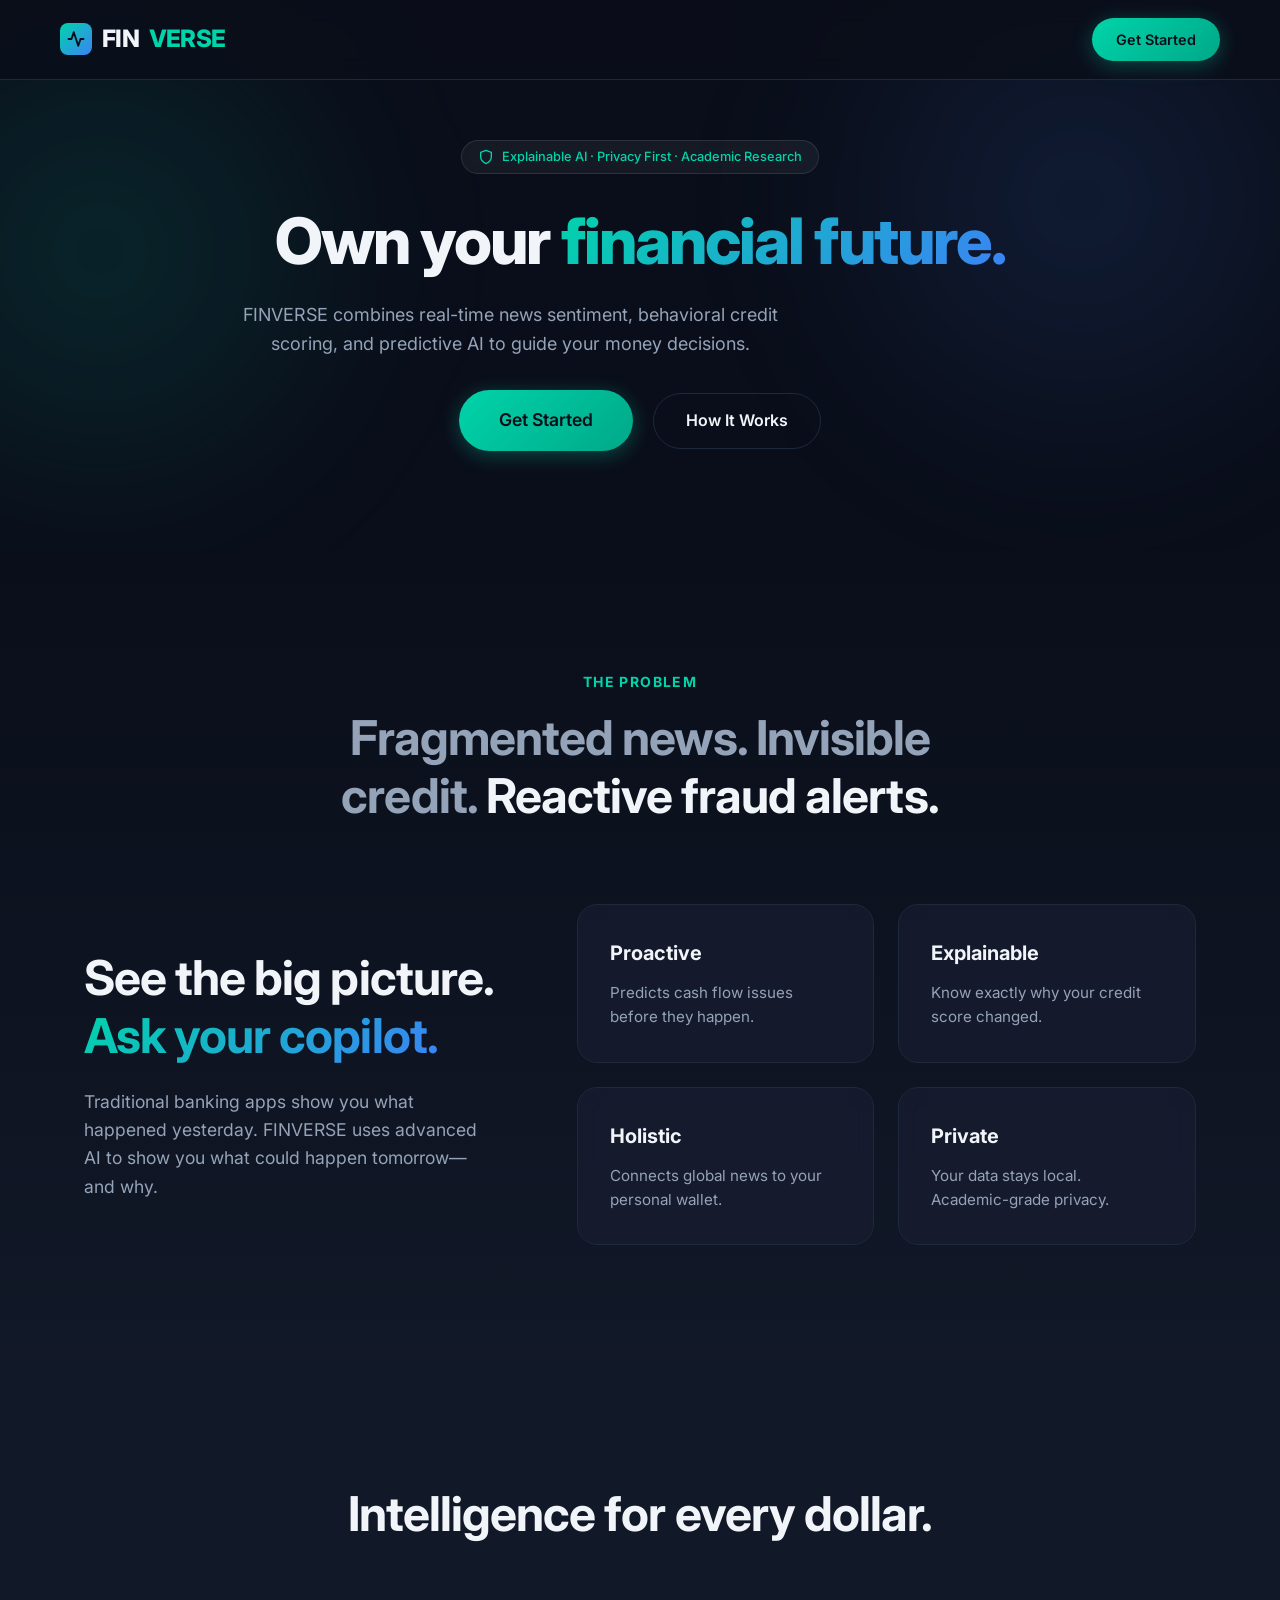
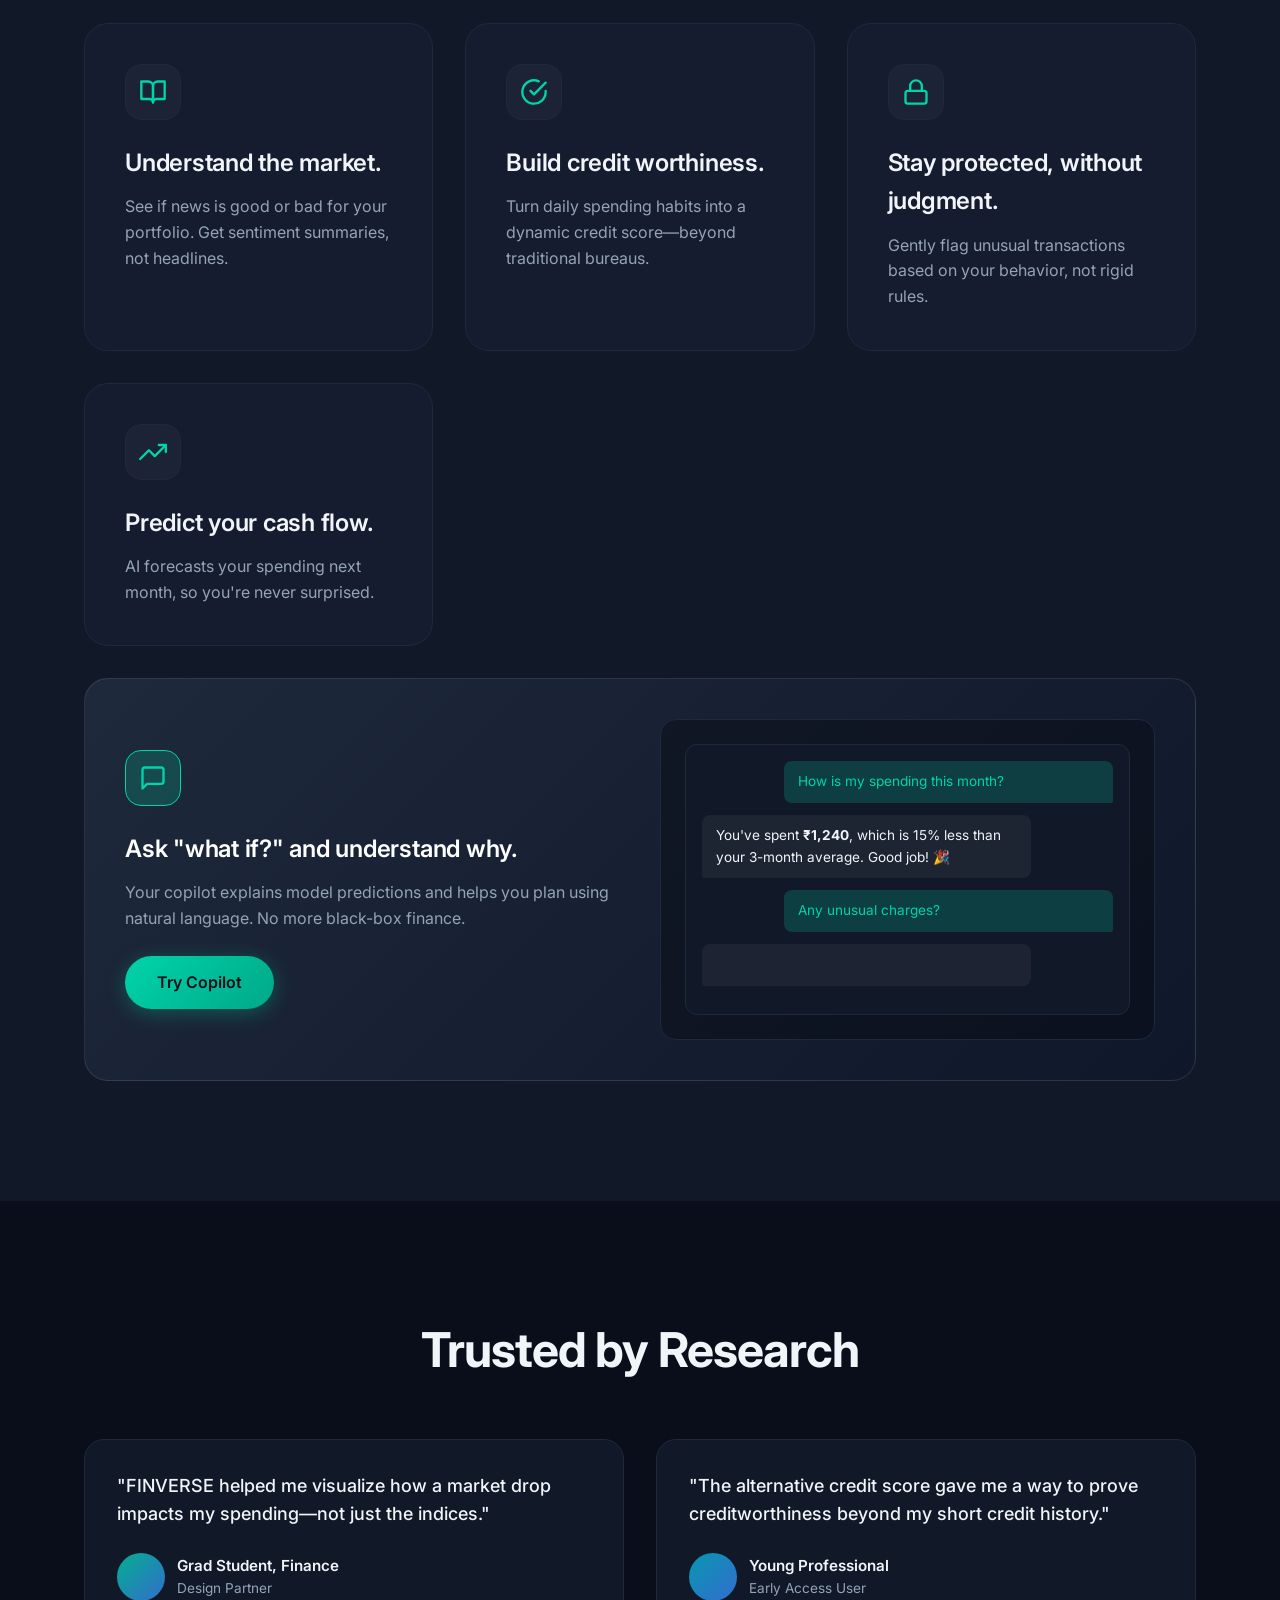
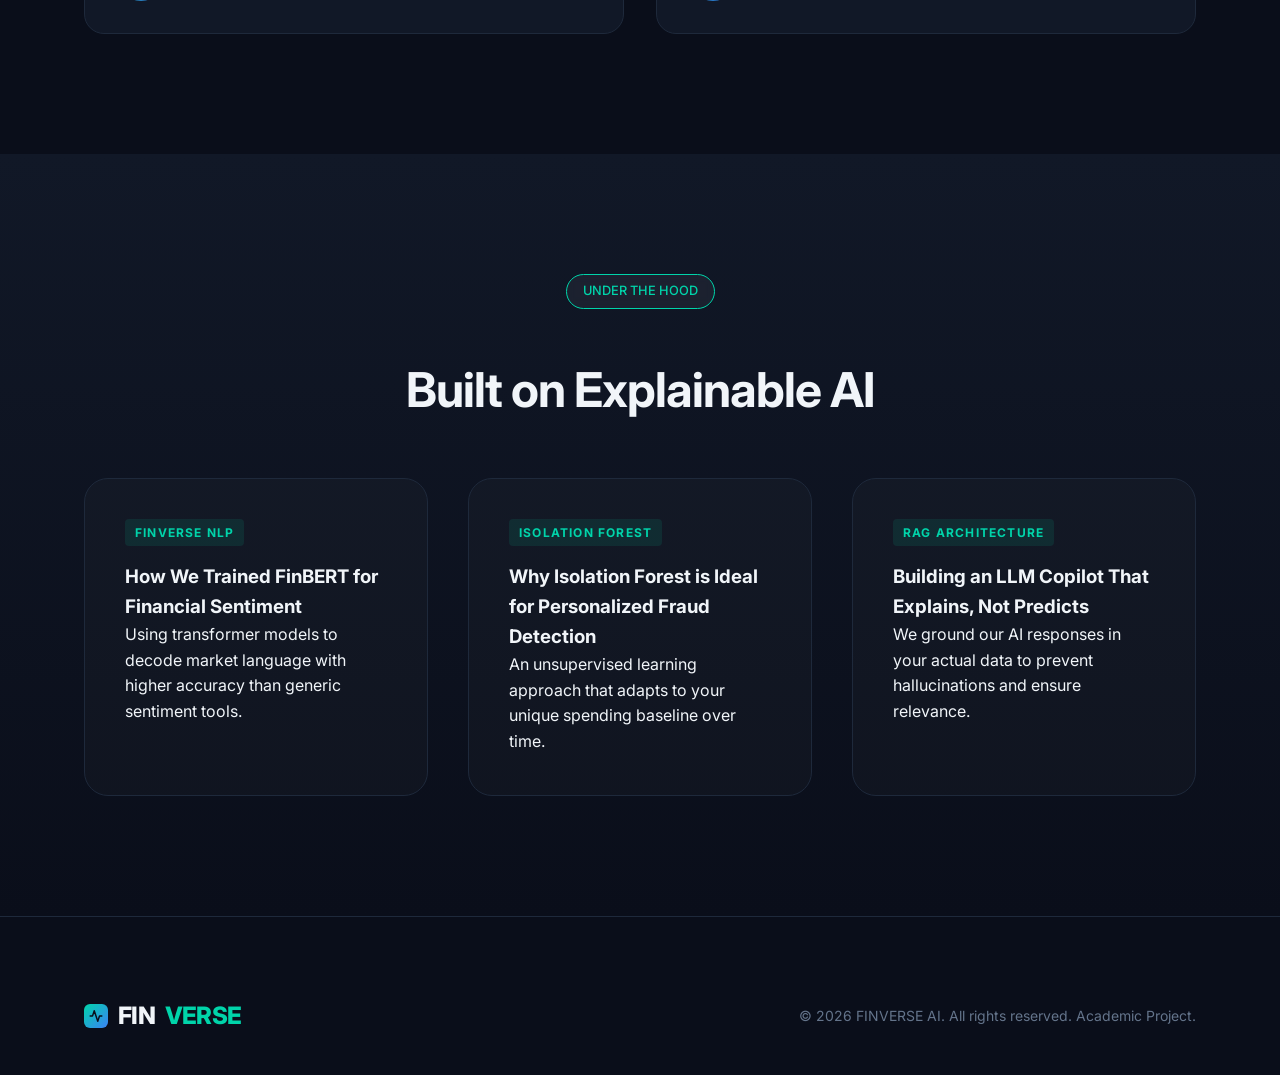
<file: index.html>
<!DOCTYPE html>
<html lang="en">

<head>
  <meta charset="UTF-8">
  <meta name="viewport" content="width=device-width, initial-scale=1.0">
  <title>FINVERSE - Own Your Financial Future</title>
  <meta name="description"
    content="AI-powered financial intelligence. Combine real-time news sentiment, behavioral credit scoring, and predictive AI to guide your money decisions.">
  <link rel="stylesheet" href="css/landing.css">
  <link rel="icon"
    href="data:image/svg+xml,<svg xmlns='http://www.w3.org/2000/svg' viewBox='0 0 100 100'><rect width='100' height='100' rx='20' fill='%2300d4aa'/><text x='50' y='68' text-anchor='middle' fill='%230a0e1a' font-family='sans-serif' font-size='55' font-weight='bold'>F</text></svg>">
</head>

<body>

  <!-- Header -->
  <header class="header" id="header">
    <div class="container nav">
      <a href="#" class="logo">
        <div class="logo-icon">
          <svg viewBox="0 0 24 24" fill="none" stroke="currentColor" stroke-width="2.5" stroke-linecap="round"
            stroke-linejoin="round">
            <polyline points="22 12 18 12 15 21 9 3 6 12 2 12"></polyline>
          </svg>
        </div>
        FIN<span style="color:var(--accent-primary)">VERSE</span>
      </a>
      <a href="app.html" class="btn btn-primary nav-cta">Get Started</a>
    </div>
  </header>

  <!-- Hero Section -->
  <section class="hero">
    <div class="hero-glow glow-1"></div>
    <div class="hero-glow glow-2"></div>

    <div class="container hero-content">
      <div class="trust-badge animate-on-scroll">
        <svg xmlns="http://www.w3.org/2000/svg" width="16" height="16" viewBox="0 0 24 24" fill="none"
          stroke="currentColor" stroke-width="2" stroke-linecap="round" stroke-linejoin="round">
          <path d="M12 22s8-4 8-10V5l-8-3-8 3v7c0 6 8 10 8 10z"></path>
        </svg>
        Explainable AI · Privacy First · Academic Research
      </div>

      <h1 class="h1 hero-headline animate-on-scroll delay-100">Own your <span class="gradient-text-accent">financial
          future.</span></h1>
      <p class="subhead animate-on-scroll delay-200">FINVERSE combines real-time news sentiment, behavioral credit
        scoring, and predictive AI to guide your money decisions.</p>

      <div class="animate-on-scroll delay-300" style="margin-top: 32px;">
        <a href="app.html" class="btn btn-primary" style="padding: 16px 40px; font-size: 1.1rem;">Get Started</a>
        <a href="#how-it-works" class="btn btn-outline" style="margin-left: 16px;">How It Works</a>
      </div>

      <!-- Abstract Visual (Dashboard Preview) removed -->
    </div>
  </section>

  <!-- Value Proposition -->
  <section class="value-prop">
    <div class="container">
      <p class="text-sm animate-on-scroll"
        style="text-transform: uppercase; letter-spacing: 0.1em; color: var(--accent-primary); margin-bottom: 16px; font-weight: 700;">
        The Problem</p>
      <h2 class="h2 animate-on-scroll" style="max-width: 700px; margin: 0 auto; color: var(--text-secondary);">
        Fragmented news. Invisible credit. <span style="color:var(--text-primary)">Reactive fraud alerts.</span></h2>

      <div class="value-grid">
        <div class="animate-on-scroll" style="text-align: left;">
          <h2 class="h2" style="color: var(--text-primary); margin-bottom: 24px;">See the big picture.<br><span
              class="gradient-text-accent">Ask your copilot.</span></h2>
          <p style="color: var(--text-secondary); font-size: 1.1rem; line-height: 1.6;">Traditional banking apps show
            you what happened yesterday. FINVERSE uses advanced AI to show you what could happen tomorrow—and why.</p>
        </div>

        <div style="display: grid; grid-template-columns: 1fr 1fr; gap: 24px;">
          <div class="value-card animate-on-scroll delay-100">
            <h3>Proactive</h3>
            <p>Predicts cash flow issues before they happen.</p>
          </div>
          <div class="value-card animate-on-scroll delay-200">
            <h3>Explainable</h3>
            <p>Know exactly why your credit score changed.</p>
          </div>
          <div class="value-card animate-on-scroll delay-100">
            <h3>Holistic</h3>
            <p>Connects global news to your personal wallet.</p>
          </div>
          <div class="value-card animate-on-scroll delay-200">
            <h3>Private</h3>
            <p>Your data stays local. Academic-grade privacy.</p>
          </div>
        </div>
      </div>
    </div>
  </section>

  <!-- Feature Pillars -->
  <section class="features" id="features">
    <div class="container">
      <div style="text-align: center; margin-bottom: 80px;">
        <h2 class="h2 animate-on-scroll">Intelligence for every dollar.</h2>
      </div>

      <div class="feature-grid">
        <!-- News Sentiment -->
        <article class="feature-item animate-on-scroll">
          <div class="feature-icon">
            <svg viewBox="0 0 24 24" fill="none" stroke="currentColor" stroke-width="2" stroke-linecap="round"
              stroke-linejoin="round">
              <path d="M2 3h6a4 4 0 0 1 4 4v14a3 3 0 0 0-3-3H2z"></path>
              <path d="M22 3h-6a4 4 0 0 0-4 4v14a3 3 0 0 1 3-3h7z"></path>
            </svg>
          </div>
          <h3 class="h3">Understand the market.</h3>
          <p style="margin-top: 12px; color: var(--text-secondary);">See if news is good or bad for your portfolio. Get
            sentiment summaries, not headlines.</p>
        </article>

        <!-- Behavioral Credit -->
        <article class="feature-item animate-on-scroll delay-100">
          <div class="feature-icon">
            <svg viewBox="0 0 24 24" fill="none" stroke="currentColor" stroke-width="2" stroke-linecap="round"
              stroke-linejoin="round">
              <path d="M22 11.08V12a10 10 0 1 1-5.93-9.14"></path>
              <polyline points="22 4 12 14.01 9 11.01"></polyline>
            </svg>
          </div>
          <h3 class="h3">Build credit worthiness.</h3>
          <p style="margin-top: 12px; color: var(--text-secondary);">Turn daily spending habits into a dynamic credit
            score—beyond traditional bureaus.</p>
        </article>

        <!-- Fraud Detection -->
        <article class="feature-item animate-on-scroll">
          <div class="feature-icon">
            <svg viewBox="0 0 24 24" fill="none" stroke="currentColor" stroke-width="2" stroke-linecap="round"
              stroke-linejoin="round">
              <rect x="3" y="11" width="18" height="11" rx="2" ry="2"></rect>
              <path d="M7 11V7a5 5 0 0 1 10 0v4"></path>
            </svg>
          </div>
          <h3 class="h3">Stay protected, without judgment.</h3>
          <p style="margin-top: 12px; color: var(--text-secondary);">Gently flag unusual transactions based on your
            behavior, not rigid rules.</p>
        </article>

        <!-- Spending Forecast -->
        <article class="feature-item animate-on-scroll delay-100">
          <div class="feature-icon">
            <svg viewBox="0 0 24 24" fill="none" stroke="currentColor" stroke-width="2" stroke-linecap="round"
              stroke-linejoin="round">
              <polyline points="23 6 13.5 15.5 8.5 10.5 1 18"></polyline>
              <polyline points="17 6 23 6 23 12"></polyline>
            </svg>
          </div>
          <h3 class="h3">Predict your cash flow.</h3>
          <p style="margin-top: 12px; color: var(--text-secondary);">AI forecasts your spending next month, so you're
            never surprised.</p>
        </article>

        <!-- AI Copilot w/ Mock Chat -->
        <article class="feature-item copilot-card animate-on-scroll">
          <div style="color:white; z-index:2;">
            <div class="feature-icon"
              style="background: rgba(0, 212, 170, 0.2); color: var(--accent-primary); border-color:var(--accent-primary)">
              <svg viewBox="0 0 24 24" fill="none" stroke="currentColor" stroke-width="2" stroke-linecap="round"
                stroke-linejoin="round">
                <path d="M21 15a2 2 0 0 1-2 2H7l-4 4V5a2 2 0 0 1 2-2h14a2 2 0 0 1 2 2z"></path>
              </svg>
            </div>
            <h3 class="h3" style="color: white; margin-bottom:12px;">Ask "what if?" and understand why.</h3>
            <p style="color: var(--text-secondary); max-width: 500px;">Your copilot explains model predictions and helps
              you plan using natural language. No more black-box finance.</p>
            <a href="app.html" class="btn btn-primary" style="margin-top: 24px;">Try Copilot</a>
          </div>

          <div class="copilot-visual">
            <div class="chat-window">
              <div class="chat-msg user">How is my spending this month?</div>
              <div class="chat-msg ai">You've spent <strong>₹1,240</strong>, which is 15% less than your 3-month
                average. Good job! 🎉</div>
              <div class="chat-msg user" style="animation-delay: 1s; opacity:0; animation: fadeInUp 0.5s forwards 1s;">
                Any unusual charges?</div>
              <div class="chat-msg ai" style="animation-delay: 2s; opacity:0; animation: fadeInUp 0.5s forwards 2s;">
                <span class="typing-dot"></span><span class="typing-dot"></span><span class="typing-dot"></span>
              </div>
            </div>
          </div>
        </article>
      </div>
    </div>
  </section>

  <!-- Social Proof -->
  <section class="social-proof">
    <div class="container">
      <h2 class="h2 animate-on-scroll">Trusted by Research</h2>

      <div class="testimonials">
        <div class="testimonial-card animate-on-scroll delay-100">
          <p class="quote">"FINVERSE helped me visualize how a market drop impacts my spending—not just the indices."
          </p>
          <div class="author">
            <div class="author-avatar"></div>
            <div class="author-info">
              <div>Grad Student, Finance</div>
              <div>Design Partner</div>
            </div>
          </div>
        </div>

        <div class="testimonial-card animate-on-scroll delay-200">
          <p class="quote">"The alternative credit score gave me a way to prove creditworthiness beyond my short credit
            history."</p>
          <div class="author">
            <div class="author-avatar" style="background: linear-gradient(135deg, #06b6d4, #3b82f6);"></div>
            <div class="author-info">
              <div>Young Professional</div>
              <div>Early Access User</div>
            </div>
          </div>
        </div>
      </div>
    </div>
  </section>

  <!-- How It Works (Technical Transparency) -->
  <section class="how-it-works" id="how-it-works">
    <div class="container">
      <div style="text-align: center;">
        <span class="trust-badge" style="border-color:var(--accent-primary); color:var(--accent-primary);">UNDER THE
          HOOD</span>
        <h2 class="h2 animate-on-scroll" style="margin-top:20px;">Built on Explainable AI</h2>
      </div>

      <div class="how-grid">
        <div class="how-card animate-on-scroll">
          <span class="how-label">FINVERSE NLP</span>
          <h3>How We Trained FinBERT for Financial Sentiment</h3>
          <p>Using transformer models to decode market language with higher accuracy than generic sentiment tools.</p>
        </div>

        <div class="how-card animate-on-scroll delay-100">
          <span class="how-label">Isolation Forest</span>
          <h3>Why Isolation Forest is Ideal for Personalized Fraud Detection</h3>
          <p>An unsupervised learning approach that adapts to your unique spending baseline over time.</p>
        </div>

        <div class="how-card animate-on-scroll delay-200">
          <span class="how-label">RAG Architecture</span>
          <h3>Building an LLM Copilot That Explains, Not Predicts</h3>
          <p>We ground our AI responses in your actual data to prevent hallucinations and ensure relevance.</p>
        </div>
      </div>
    </div>
  </section>

  <!-- Footer -->
  <footer class="footer">
    <div class="container footer-content">
      <div class="logo">
        <div class="logo-icon" style="width:24px; height:24px; border-radius:6px;">
          <svg viewBox="0 0 24 24" fill="none" stroke="currentColor" stroke-width="2.5" stroke-linecap="round"
            stroke-linejoin="round" style="width:14px; height:14px;">
            <polyline points="22 12 18 12 15 21 9 3 6 12 2 12"></polyline>
          </svg>
        </div>
        FIN<span style="color:var(--accent-primary)">VERSE</span>
      </div>
      <div class="copyright">
        &copy; 2026 FINVERSE AI. All rights reserved. Academic Project.
      </div>
    </div>
  </footer>

  <!-- Scroll Animation Script -->
  <script>
    document.addEventListener('DOMContentLoaded', () => {
      // Header scroll effect
      const header = document.getElementById('header');
      window.addEventListener('scroll', () => {
        if (window.scrollY > 50) {
          header.classList.add('scrolled');
        } else {
          header.classList.remove('scrolled');
        }
      });

      // Intersection Observer for scroll animations
      const observerOptions = {
        root: null,
        rootMargin: '0px',
        threshold: 0.1
      };

      const observer = new IntersectionObserver((entries, observer) => {
        entries.forEach(entry => {
          if (entry.isIntersecting) {
            entry.target.classList.add('visible');
            // Optional: Stop observing once visible to run only once
            observer.unobserve(entry.target);
          }
        });
      }, observerOptions);

      document.querySelectorAll('.animate-on-scroll').forEach((el) => {
        observer.observe(el);
      });
    });
  </script>

</body>

</html>
</file>
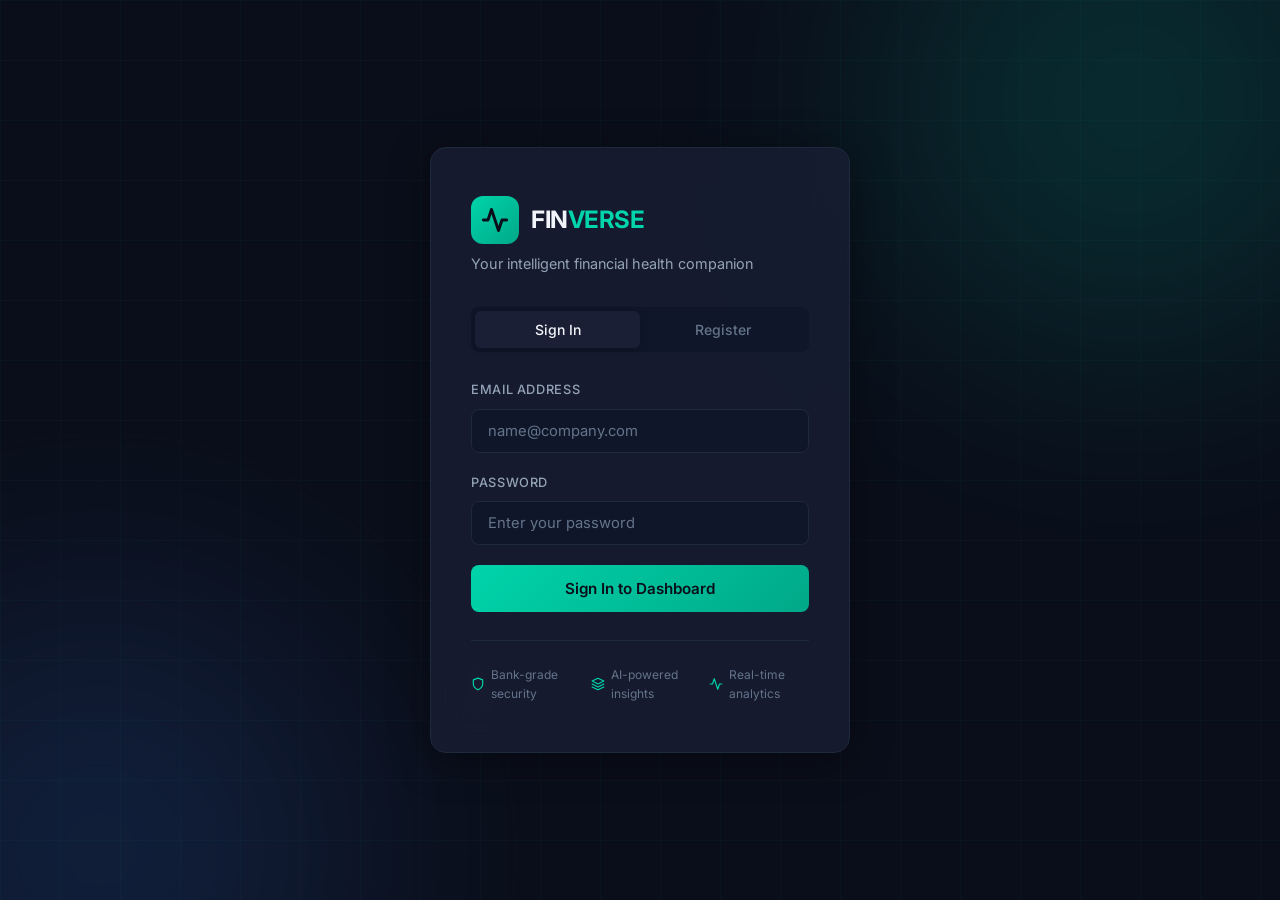
<file: app.html>
<!DOCTYPE html>
<html lang="en">

<head>
  <meta charset="UTF-8">
  <meta name="viewport" content="width=device-width, initial-scale=1.0">
  <title>FINVERSE - Intelligent Financial Dashboard</title>
  <meta name="description"
    content="AI-powered financial health analytics, credit scoring, anomaly detection, and personalized guidance.">
  <meta name="theme-color" content="#0a0e1a">
  <link rel="stylesheet" href="css/styles.css">
  <link rel="icon"
    href="data:image/svg+xml,<svg xmlns='http://www.w3.org/2000/svg' viewBox='0 0 100 100'><rect width='100' height='100' rx='20' fill='%2300d4aa'/><text x='50' y='68' text-anchor='middle' fill='%230a0e1a' font-family='sans-serif' font-size='55' font-weight='bold'>F</text></svg>">
</head>

<body>

  <!-- ======== LOGIN SCREEN ======== -->
  <div class="login-screen" id="loginScreen">
    <div class="login-bg-grid"></div>
    <div class="login-glow-orb login-glow-orb-1"></div>
    <div class="login-glow-orb login-glow-orb-2"></div>

    <div class="login-container">
      <div class="login-card">
        <div class="login-logo">
          <div class="login-logo-icon">
            <svg viewBox="0 0 24 24" fill="none" stroke="currentColor" stroke-width="2.5" stroke-linecap="round"
              stroke-linejoin="round">
              <polyline points="22 12 18 12 15 21 9 3 6 12 2 12"></polyline>
            </svg>
          </div>
          <h1>FIN<span>VERSE</span></h1>
        </div>
        <p class="login-subtitle">Your intelligent financial health companion</p>

        <div class="login-tabs">
          <button class="login-tab active" data-tab="login" onclick="switchLoginTab('login')">Sign In</button>
          <button class="login-tab" data-tab="register" onclick="switchLoginTab('register')">Register</button>
        </div>

        <!-- Auth Message (error/success feedback) -->
        <div id="authMessage" class="auth-message" style="display:none;"></div>

        <!-- Login Form -->
        <form id="loginForm" onsubmit="handleLogin(event)">
          <div class="form-group">
            <label for="loginEmail">Email Address</label>
            <input type="email" id="loginEmail" class="form-input" placeholder="name@company.com" required>
          </div>
          <div class="form-group">
            <label for="loginPassword">Password</label>
            <input type="password" id="loginPassword" class="form-input" placeholder="Enter your password" required>
          </div>
          <button type="submit" class="btn-primary">Sign In to Dashboard</button>
        </form>

        <!-- Register Form -->
        <form id="registerForm" style="display:none" onsubmit="handleRegister(event)">
          <div class="form-group">
            <label for="regName">Full Name</label>
            <input type="text" id="regName" class="form-input" placeholder="John Doe" required>
          </div>
          <div class="form-group">
            <label for="regEmail">Email Address</label>
            <input type="email" id="regEmail" class="form-input" placeholder="name@company.com" required>
          </div>
          <div class="form-group">
            <label for="regPassword">Password</label>
            <input type="password" id="regPassword" class="form-input" placeholder="Create a strong password"
              minlength="6" required>
          </div>
          <button type="submit" class="btn-primary">Create Account</button>
        </form>

        <div class="login-features">
          <div class="login-feature">
            <svg viewBox="0 0 24 24" fill="none" stroke="currentColor" stroke-width="2" stroke-linecap="round"
              stroke-linejoin="round">
              <path d="M12 22s8-4 8-10V5l-8-3-8 3v7c0 6 8 10 8 10z"></path>
            </svg>
            Bank-grade security
          </div>
          <div class="login-feature">
            <svg viewBox="0 0 24 24" fill="none" stroke="currentColor" stroke-width="2" stroke-linecap="round"
              stroke-linejoin="round">
              <path d="M12 2L2 7l10 5 10-5-10-5zM2 17l10 5 10-5M2 12l10 5 10-5"></path>
            </svg>
            AI-powered insights
          </div>
          <div class="login-feature">
            <svg viewBox="0 0 24 24" fill="none" stroke="currentColor" stroke-width="2" stroke-linecap="round"
              stroke-linejoin="round">
              <polyline points="22 12 18 12 15 21 9 3 6 12 2 12"></polyline>
            </svg>
            Real-time analytics
          </div>
        </div>
      </div>
    </div>
  </div>

  <!-- ======== APP LAYOUT ======== -->
  <div class="app-layout" id="appLayout">

    <!-- Sidebar Overlay (mobile) -->
    <div class="sidebar-overlay" id="sidebarOverlay" onclick="toggleSidebar()"></div>

    <!-- Sidebar -->
    <aside class="sidebar" id="sidebar">
      <div class="sidebar-header">
        <div class="sidebar-logo">
          <div class="sidebar-logo-icon">
            <svg viewBox="0 0 24 24" fill="none" stroke="currentColor" stroke-width="2.5" stroke-linecap="round"
              stroke-linejoin="round">
              <polyline points="22 12 18 12 15 21 9 3 6 12 2 12"></polyline>
            </svg>
          </div>
          <h2>FIN<span>VERSE</span></h2>
        </div>
      </div>

      <nav class="sidebar-nav">
        <div class="nav-section-label">Overview</div>
        <button class="nav-item active" data-page="dashboard" onclick="navigateTo('dashboard')">
          <svg viewBox="0 0 24 24" fill="none" stroke="currentColor" stroke-width="2" stroke-linecap="round"
            stroke-linejoin="round">
            <rect x="3" y="3" width="7" height="7"></rect>
            <rect x="14" y="3" width="7" height="7"></rect>
            <rect x="14" y="14" width="7" height="7"></rect>
            <rect x="3" y="14" width="7" height="7"></rect>
          </svg>
          Dashboard
        </button>
        <button class="nav-item" data-page="transactions" onclick="navigateTo('transactions')">
          <svg viewBox="0 0 24 24" fill="none" stroke="currentColor" stroke-width="2" stroke-linecap="round"
            stroke-linejoin="round">
            <line x1="12" y1="1" x2="12" y2="23"></line>
            <path d="M17 5H9.5a3.5 3.5 0 0 0 0 7h5a3.5 3.5 0 0 1 0 7H6"></path>
          </svg>
          Transactions
        </button>

        <div class="nav-section-label">Analytics</div>
        <button class="nav-item" data-page="spending" onclick="navigateTo('spending')">
          <svg viewBox="0 0 24 24" fill="none" stroke="currentColor" stroke-width="2" stroke-linecap="round"
            stroke-linejoin="round">
            <line x1="18" y1="20" x2="18" y2="10"></line>
            <line x1="12" y1="20" x2="12" y2="4"></line>
            <line x1="6" y1="20" x2="6" y2="14"></line>
          </svg>
          Spending Analysis
        </button>
        <button class="nav-item" data-page="forecast" onclick="navigateTo('forecast')">
          <svg viewBox="0 0 24 24" fill="none" stroke="currentColor" stroke-width="2" stroke-linecap="round"
            stroke-linejoin="round">
            <polyline points="23 6 13.5 15.5 8.5 10.5 1 18"></polyline>
            <polyline points="17 6 23 6 23 12"></polyline>
          </svg>
          Future Prediction
        </button>
        <button class="nav-item" data-page="credit" onclick="navigateTo('credit')">
          <svg viewBox="0 0 24 24" fill="none" stroke="currentColor" stroke-width="2" stroke-linecap="round"
            stroke-linejoin="round">
            <path
              d="M21 16V8a2 2 0 0 0-1-1.73l-7-4a2 2 0 0 0-2 0l-7 4A2 2 0 0 0 3 8v8a2 2 0 0 0 1 1.73l7 4a2 2 0 0 0 2 0l7-4A2 2 0 0 0 21 16z">
            </path>
            <polyline points="3.27 6.96 12 12.01 20.73 6.96"></polyline>
            <line x1="12" y1="22.08" x2="12" y2="12"></line>
          </svg>
          Credit Health
        </button>

        <div class="nav-section-label">Intelligence</div>
        <button class="nav-item" data-page="anomaly" onclick="navigateTo('anomaly')">
          <svg viewBox="0 0 24 24" fill="none" stroke="currentColor" stroke-width="2" stroke-linecap="round"
            stroke-linejoin="round">
            <path d="M10.29 3.86L1.82 18a2 2 0 0 0 1.71 3h16.94a2 2 0 0 0 1.71-3L13.71 3.86a2 2 0 0 0-3.42 0z"></path>
            <line x1="12" y1="9" x2="12" y2="13"></line>
            <line x1="12" y1="17" x2="12.01" y2="17"></line>
          </svg>
          Anomaly Detection
          <span class="badge">3</span>
        </button>
        <button class="nav-item" data-page="news" onclick="navigateTo('news')">
          <svg viewBox="0 0 24 24" fill="none" stroke="currentColor" stroke-width="2" stroke-linecap="round"
            stroke-linejoin="round">
            <path d="M2 3h6a4 4 0 0 1 4 4v14a3 3 0 0 0-3-3H2z"></path>
            <path d="M22 3h-6a4 4 0 0 0-4 4v14a3 3 0 0 1 3-3h7z"></path>
          </svg>
          Financial News
        </button>
        <button class="nav-item" data-page="copilot" onclick="navigateTo('copilot')">
          <svg viewBox="0 0 24 24" fill="none" stroke="currentColor" stroke-width="2" stroke-linecap="round"
            stroke-linejoin="round">
            <path d="M21 15a2 2 0 0 1-2 2H7l-4 4V5a2 2 0 0 1 2-2h14a2 2 0 0 1 2 2z"></path>
          </svg>
          AI Copilot
          <span class="pulse-dot" style="margin-left:auto"></span>
        </button>
      </nav>

      <div class="sidebar-user">
        <div class="sidebar-user-avatar">AK</div>
        <div class="sidebar-user-info">
          <div class="sidebar-user-name">Alex Kumar</div>
          <div class="sidebar-user-email">demo@finverse.ai</div>
        </div>
        <button class="sidebar-logout" onclick="handleLogout()" title="Sign out">
          <svg viewBox="0 0 24 24" width="18" height="18" fill="none" stroke="currentColor" stroke-width="2"
            stroke-linecap="round" stroke-linejoin="round">
            <path d="M9 21H5a2 2 0 0 1-2-2V5a2 2 0 0 1 2-2h4"></path>
            <polyline points="16 17 21 12 16 7"></polyline>
            <line x1="21" y1="12" x2="9" y2="12"></line>
          </svg>
        </button>
      </div>
    </aside>

    <!-- Main -->
    <main class="main-content">
      <!-- Top Bar -->
      <header class="topbar">
        <div class="topbar-left">
          <button class="mobile-toggle" onclick="toggleSidebar()">
            <svg viewBox="0 0 24 24" width="24" height="24" fill="none" stroke="currentColor" stroke-width="2"
              stroke-linecap="round" stroke-linejoin="round">
              <line x1="3" y1="12" x2="21" y2="12"></line>
              <line x1="3" y1="6" x2="21" y2="6"></line>
              <line x1="3" y1="18" x2="21" y2="18"></line>
            </svg>
          </button>
          <div class="topbar-title">
            <h1 id="pageTitle">Dashboard</h1>
            <p id="pageSubtitle">Welcome back, Alex. Here's your financial overview.</p>
          </div>
        </div>
        <div class="topbar-right">
          <div class="topbar-search">
            <svg viewBox="0 0 24 24" fill="none" stroke="currentColor" stroke-width="2" stroke-linecap="round"
              stroke-linejoin="round">
              <circle cx="11" cy="11" r="8"></circle>
              <line x1="21" y1="21" x2="16.65" y2="16.65"></line>
            </svg>
            <input type="text" placeholder="Search transactions...">
          </div>
          <button class="topbar-icon-btn">
            <svg viewBox="0 0 24 24" fill="none" stroke="currentColor" stroke-width="2" stroke-linecap="round"
              stroke-linejoin="round">
              <path d="M18 8A6 6 0 0 0 6 8c0 7-3 9-3 9h18s-3-2-3-9"></path>
              <path d="M13.73 21a2 2 0 0 1-3.46 0"></path>
            </svg>
            <span class="notification-dot"></span>
          </button>
          <button class="topbar-icon-btn">
            <svg viewBox="0 0 24 24" fill="none" stroke="currentColor" stroke-width="2" stroke-linecap="round"
              stroke-linejoin="round">
              <circle cx="12" cy="12" r="3"></circle>
              <path
                d="M19.4 15a1.65 1.65 0 0 0 .33 1.82l.06.06a2 2 0 0 1 0 2.83 2 2 0 0 1-2.83 0l-.06-.06a1.65 1.65 0 0 0-1.82-.33 1.65 1.65 0 0 0-1 1.51V21a2 2 0 0 1-2 2 2 2 0 0 1-2-2v-.09A1.65 1.65 0 0 0 9 19.4a1.65 1.65 0 0 0-1.82.33l-.06.06a2 2 0 0 1-2.83 0 2 2 0 0 1 0-2.83l.06-.06A1.65 1.65 0 0 0 4.68 15a1.65 1.65 0 0 0-1.51-1H3a2 2 0 0 1-2-2 2 2 0 0 1 2-2h.09A1.65 1.65 0 0 0 4.6 9a1.65 1.65 0 0 0-.33-1.82l-.06-.06a2 2 0 0 1 0-2.83 2 2 0 0 1 2.83 0l.06.06A1.65 1.65 0 0 0 9 4.68a1.65 1.65 0 0 0 1-1.51V3a2 2 0 0 1 2-2 2 2 0 0 1 2 2v.09a1.65 1.65 0 0 0 1 1.51 1.65 1.65 0 0 0 1.82-.33l.06-.06a2 2 0 0 1 2.83 0 2 2 0 0 1 0 2.83l-.06.06a1.65 1.65 0 0 0-.33 1.82V9a1.65 1.65 0 0 0 1.51 1H21a2 2 0 0 1 2 2 2 2 0 0 1-2 2h-.09a1.65 1.65 0 0 0-1.51 1z">
              </path>
            </svg>
          </button>
        </div>
      </header>

      <!-- Page Content Area -->
      <div class="page-content">

        <!-- ====== DASHBOARD PAGE ====== -->
        <section class="page-section active" id="page-dashboard">
          <div class="stats-grid">
            <div class="stat-card">
              <div class="stat-card-header">
                <div class="stat-card-icon teal">
                  <svg viewBox="0 0 24 24" fill="none" stroke="currentColor" stroke-width="2" stroke-linecap="round"
                    stroke-linejoin="round">
                    <line x1="12" y1="1" x2="12" y2="23"></line>
                    <path d="M17 5H9.5a3.5 3.5 0 0 0 0 7h5a3.5 3.5 0 0 1 0 7H6"></path>
                  </svg>
                </div>
                <span class="stat-card-change up">+12.5%</span>
              </div>
              <div class="stat-card-value" id="totalBalance">₹24,580</div>
              <div class="stat-card-label">Total Balance</div>
            </div>
            <div class="stat-card">
              <div class="stat-card-header">
                <div class="stat-card-icon blue">
                  <svg viewBox="0 0 24 24" fill="none" stroke="currentColor" stroke-width="2" stroke-linecap="round"
                    stroke-linejoin="round">
                    <polyline points="23 6 13.5 15.5 8.5 10.5 1 18"></polyline>
                    <polyline points="17 6 23 6 23 12"></polyline>
                  </svg>
                </div>
                <span class="stat-card-change up">+8.2%</span>
              </div>
              <div class="stat-card-value" id="monthlyIncome">₹6,840</div>
              <div class="stat-card-label">Monthly Income</div>
            </div>
            <div class="stat-card">
              <div class="stat-card-header">
                <div class="stat-card-icon orange">
                  <svg viewBox="0 0 24 24" fill="none" stroke="currentColor" stroke-width="2" stroke-linecap="round"
                    stroke-linejoin="round">
                    <circle cx="12" cy="12" r="10"></circle>
                    <line x1="12" y1="8" x2="12" y2="12"></line>
                    <line x1="12" y1="16" x2="12.01" y2="16"></line>
                  </svg>
                </div>
                <span class="stat-card-change down">-3.1%</span>
              </div>
              <div class="stat-card-value" id="monthlySpending">₹4,230</div>
              <div class="stat-card-label">Monthly Spending</div>
            </div>
            <div class="stat-card">
              <div class="stat-card-header">
                <div class="stat-card-icon green">
                  <svg viewBox="0 0 24 24" fill="none" stroke="currentColor" stroke-width="2" stroke-linecap="round"
                    stroke-linejoin="round">
                    <path
                      d="M21 16V8a2 2 0 0 0-1-1.73l-7-4a2 2 0 0 0-2 0l-7 4A2 2 0 0 0 3 8v8a2 2 0 0 0 1 1.73l7 4a2 2 0 0 0 2 0l7-4A2 2 0 0 0 21 16z">
                    </path>
                  </svg>
                </div>
                <span class="stat-card-change up">+15pts</span>
              </div>
              <div class="stat-card-value" id="creditScoreDashboard">742</div>
              <div class="stat-card-label">Credit Score</div>
            </div>
          </div>

          <div class="content-grid three-col">
            <div class="card">
              <div class="card-header">
                <div>
                  <div class="card-title">Spending Trends</div>
                  <div class="card-subtitle">Last 6 months overview</div>
                </div>
                <div class="card-actions">
                  <button class="card-action-btn active">6M</button>
                  <button class="card-action-btn">1Y</button>
                </div>
              </div>
              <div class="card-body">
                <div class="chart-container">
                  <canvas id="spendingTrendChart"></canvas>
                </div>
              </div>
            </div>
            <div class="card">
              <div class="card-header">
                <div>
                  <div class="card-title">Category Split</div>
                  <div class="card-subtitle">Last 6 months breakdown</div>
                </div>
              </div>
              <div class="card-body">
                <div class="category-list" id="categoryList">
                  <!-- Populated by JS -->
                </div>
              </div>
            </div>
          </div>

          <div class="card">
            <div class="card-header">
              <div>
                <div class="card-title">Recent Transactions</div>
                <div class="card-subtitle">Latest financial activity</div>
              </div>
              <div class="card-actions">
                <button class="card-action-btn" onclick="navigateTo('transactions')">View All</button>
              </div>
            </div>
            <div class="card-body" style="padding:0">
              <div class="table-container">
                <table class="data-table">
                  <thead>
                    <tr>
                      <th>Date</th>
                      <th>Description</th>
                      <th>Category</th>
                      <th>Amount</th>
                      <th>Status</th>
                    </tr>
                  </thead>
                  <tbody id="dashboardTransactions">
                    <!-- Populated by JS -->
                  </tbody>
                </table>
              </div>
            </div>
          </div>
        </section>

        <!-- ====== TRANSACTIONS PAGE ====== -->
        <section class="page-section" id="page-transactions">
          <div class="transaction-form-card">
            <h3 style="font-size:1rem;font-weight:600;margin-bottom:20px;">Add New Transaction</h3>
            <form onsubmit="addTransaction(event)">
              <div class="form-row">
                <div class="form-group">
                  <label>Date</label>
                  <input type="date" class="form-input" id="txnDate" required>
                </div>
                <div class="form-group">
                  <label>Description</label>
                  <input type="text" class="form-input" id="txnDesc" placeholder="e.g., Grocery Store" required>
                </div>
                <div class="form-group">
                  <label>Category</label>
                  <select class="form-select" id="txnCategory">
                    <option value="food">Food & Dining</option>
                    <option value="transport">Transport</option>
                    <option value="shopping">Shopping</option>
                    <option value="bills">Bills & Utilities</option>
                    <option value="health">Healthcare</option>
                    <option value="entertainment">Entertainment</option>
                    <option value="income">Income</option>
                    <option value="other">Other</option>
                  </select>
                </div>
                <div class="form-group">
                  <label>Amount (₹)</label>
                  <input type="number" class="form-input" id="txnAmount" placeholder="0.00" step="0.01" required>
                </div>
              </div>
              <div class="form-actions">
                <button type="submit" class="btn-accent">Add Transaction</button>
                <button type="button" class="btn-secondary" onclick="document.getElementById('csvInput').click()">Import CSV</button>
                <input type="file" id="csvInput" style="display:none" accept=".csv" onchange="handleCSVUpload(event)">
                <button type="button" class="btn-secondary" onclick="generateDemoData()">Generate Demo Data</button>
              </div>
            </form>
          </div>



          <div class="card">
            <div class="card-header">
              <div>
                <div class="card-title">All Transactions</div>
                <div class="card-subtitle" id="txnCount">0 transactions</div>
              </div>
              <div class="card-actions">
                <button class="card-action-btn active" onclick="filterTransactions('all')">All</button>
                <button class="card-action-btn" onclick="filterTransactions('debit')">Expenses</button>
                <button class="card-action-btn" onclick="filterTransactions('credit')">Income</button>
              </div>
            </div>
            <div class="card-body" style="padding:0">
              <div class="table-container">
                <table class="data-table">
                  <thead>
                    <tr>
                      <th>Date</th>
                      <th>Description</th>
                      <th>Category</th>
                      <th>Amount</th>
                      <th>Type</th>
                    </tr>
                  </thead>
                  <tbody id="allTransactions">
                    <!-- Populated by JS -->
                  </tbody>
                </table>
              </div>
            </div>
          </div>
        </section>

        <!-- ====== SPENDING ANALYSIS PAGE ====== -->
        <section class="page-section" id="page-spending">
          <div class="stats-grid">
            <div class="stat-card">
              <div class="stat-card-header">
                <div class="stat-card-icon orange">
                  <svg viewBox="0 0 24 24" fill="none" stroke="currentColor" stroke-width="2" stroke-linecap="round"
                    stroke-linejoin="round">
                    <line x1="18" y1="20" x2="18" y2="10"></line>
                    <line x1="12" y1="20" x2="12" y2="4"></line>
                    <line x1="6" y1="20" x2="6" y2="14"></line>
                  </svg>
                </div>
                <span class="stat-card-change down">-5.2%</span>
              </div>
              <div class="stat-card-value">₹4,230</div>
              <div class="stat-card-label">This Month</div>
            </div>
            <div class="stat-card">
              <div class="stat-card-header">
                <div class="stat-card-icon blue">
                  <svg viewBox="0 0 24 24" fill="none" stroke="currentColor" stroke-width="2" stroke-linecap="round"
                    stroke-linejoin="round">
                    <polyline points="22 12 18 12 15 21 9 3 6 12 2 12"></polyline>
                  </svg>
                </div>
              </div>
              <div class="stat-card-value">₹4,460</div>
              <div class="stat-card-label">Monthly Average</div>
            </div>
            <div class="stat-card">
              <div class="stat-card-header">
                <div class="stat-card-icon green">
                  <svg viewBox="0 0 24 24" fill="none" stroke="currentColor" stroke-width="2" stroke-linecap="round"
                    stroke-linejoin="round">
                    <path d="M22 11.08V12a10 10 0 1 1-5.93-9.14"></path>
                    <polyline points="22 4 12 14.01 9 11.01"></polyline>
                  </svg>
                </div>
              </div>
              <div class="stat-card-value">₹2,610</div>
              <div class="stat-card-label">Savings This Month</div>
            </div>
            <div class="stat-card">
              <div class="stat-card-header">
                <div class="stat-card-icon red">
                  <svg viewBox="0 0 24 24" fill="none" stroke="currentColor" stroke-width="2" stroke-linecap="round"
                    stroke-linejoin="round">
                    <path d="M10.29 3.86L1.82 18a2 2 0 0 0 1.71 3h16.94a2 2 0 0 0 1.71-3L13.71 3.86a2 2 0 0 0-3.42 0z">
                    </path>
                    <line x1="12" y1="9" x2="12" y2="13"></line>
                    <line x1="12" y1="17" x2="12.01" y2="17"></line>
                  </svg>
                </div>
              </div>
              <div class="stat-card-value">2</div>
              <div class="stat-card-label">Overspend Alerts</div>
            </div>
          </div>

          <div class="content-grid">
            <div class="card">
              <div class="card-header">
                <div>
                  <div class="card-title">Monthly Spending</div>
                  <div class="card-subtitle">Category-wise breakdown per month</div>
                </div>
              </div>
              <div class="card-body">
                <div class="chart-container">
                  <canvas id="monthlySpendChart"></canvas>
                </div>
              </div>
            </div>
            <div class="card">
              <div class="card-header">
                <div>
                  <div class="card-title">Spending by Category</div>
                  <div class="card-subtitle">Current month allocation</div>
                </div>
              </div>
              <div class="card-body">
                <div class="chart-container">
                  <canvas id="categoryPieChart"></canvas>
                </div>
              </div>
            </div>
          </div>

          <div class="card">
            <div class="card-header">
              <div>
                <div class="card-title">Lifestyle Pattern Analysis</div>
                <div class="card-subtitle">AI-detected spending behaviors and habits</div>
              </div>
            </div>
            <div class="card-body">
              <div id="lifestylePatterns">
                <!-- Populated by JS -->
              </div>
            </div>
          </div>
        </section>

        <!-- ====== FORECASTING PAGE ====== -->
        <section class="page-section" id="page-forecast">
          <div class="forecast-summary">
            <div class="forecast-item">
              <div class="forecast-item-label">Predicted Next Month</div>
              <div class="forecast-item-value" id="forecastNextMonth" style="color:var(--accent)">₹...</div>
              <div class="forecast-item-change" id="forecastChange" style="color:var(--danger)">...</div>
            </div>
            <div class="forecast-item">
              <div class="forecast-item-label">Highest Category</div>
              <div class="forecast-item-value" id="forecastHighCatVal">₹...</div>
              <div class="forecast-item-change" id="forecastHighCatName" style="color:var(--text-muted)">...</div>
            </div>
            <div class="forecast-item">
              <div class="forecast-item-label">Savings Forecast</div>
              <div class="forecast-item-value" id="forecastSavings" style="color:var(--success)">₹...</div>
              <div class="forecast-item-change" id="forecastSavingsStatus" style="color:var(--success)">Evaluating...
              </div>
            </div>
          </div>

          <div class="content-grid">
            <div class="card full-width">
              <div class="card-header">
                <div>
                  <div class="card-title">Spending Forecast (ML Prediction)</div>
                  <div class="card-subtitle">Historical + predicted spending with confidence interval</div>
                </div>
                <div class="card-actions">
                  <button class="card-action-btn active">3M</button>
                </div>
              </div>
              <div class="card-body">
                <div class="chart-container" style="height:300px">
                  <canvas id="forecastChart"></canvas>
                </div>
              </div>
            </div>
          </div>

          <div class="content-grid">
            <div class="card">
              <div class="card-header">
                <div>
                  <div class="card-title">Category-Level Forecast</div>
                  <div class="card-subtitle">Predicted expenses by category</div>
                </div>
              </div>
              <div class="card-body">
                <div id="categoryForecast">
                  <!-- Populated by JS -->
                </div>
              </div>
            </div>
            <div class="card">
              <div class="card-header">
                <div>
                  <div class="card-title">Budget Recommendations</div>
                  <div class="card-subtitle">AI-suggested budget adjustments</div>
                </div>
              </div>
              <div class="card-body">
                <div id="budgetRecs">
                  <!-- Populated by JS -->
                </div>
              </div>
            </div>
          </div>
        </section>

        <!-- ====== CREDIT HEALTH PAGE ====== -->
        <section class="page-section" id="page-credit">
          <div class="content-grid">
            <div class="card">
              <div class="card-header">
                <div>
                  <div class="card-title">Alternative Credit Score</div>
                  <div class="card-subtitle">Behavior-based credit assessment</div>
                </div>
              </div>
              <div class="card-body">
                <div class="credit-score-display">
                  <div class="credit-ring">
                    <svg viewBox="0 0 200 200">
                      <circle class="credit-ring-bg" cx="100" cy="100" r="85"></circle>
                      <circle class="credit-ring-fill" id="creditRingFill" cx="100" cy="100" r="85"
                        stroke-dasharray="534" stroke-dashoffset="534"></circle>
                    </svg>
                    <div class="credit-ring-center">
                      <div class="credit-score-value" id="creditScoreValue">0</div>
                      <div class="credit-score-label">out of 900</div>
                      <div class="credit-score-rating good" id="creditRating">Good</div>
                    </div>
                  </div>
                </div>
                <div class="credit-factors" id="creditFactors">
                  <!-- Populated by JS -->
                </div>
              </div>
            </div>
            <div class="card">
              <div class="card-header">
                <div>
                  <div class="card-title">Credit Score Trend</div>
                  <div class="card-subtitle">Last 12 months</div>
                </div>
              </div>
              <div class="card-body">
                <div class="chart-container" style="margin-bottom: 24px;">
                  <canvas id="creditTrendChart"></canvas>
                </div>
                <div id="creditHistoryList">
                  <!-- History table populated by JS -->
                </div>
              </div>
            </div>
          </div>

          <div class="card">
            <div class="card-header">
              <div>
                <div class="card-title">Risk Indicators</div>
                <div class="card-subtitle">Key behavioral factors affecting your credit health</div>
              </div>
            </div>
            <div class="card-body">
              <div id="riskIndicators">
                <!-- Populated by JS -->
              </div>
            </div>
          </div>
        </section>

        <!-- ====== ANOMALY DETECTION PAGE ====== -->
        <section class="page-section" id="page-anomaly">
          <div class="stats-grid" style="grid-template-columns: repeat(3, 1fr)">
            <div class="stat-card">
              <div class="stat-card-header">
                <div class="stat-card-icon red">
                  <svg viewBox="0 0 24 24" fill="none" stroke="currentColor" stroke-width="2" stroke-linecap="round"
                    stroke-linejoin="round">
                    <path d="M10.29 3.86L1.82 18a2 2 0 0 0 1.71 3h16.94a2 2 0 0 0 1.71-3L13.71 3.86a2 2 0 0 0-3.42 0z">
                    </path>
                  </svg>
                </div>
              </div>
              <div class="stat-card-value" id="anomalyCount">...</div>
              <div class="stat-card-label">Anomalies Detected</div>
            </div>
            <div class="stat-card">
              <div class="stat-card-header">
                <div class="stat-card-icon orange">
                  <svg viewBox="0 0 24 24" fill="none" stroke="currentColor" stroke-width="2" stroke-linecap="round"
                    stroke-linejoin="round">
                    <circle cx="12" cy="12" r="10"></circle>
                    <polyline points="12 6 12 12 16 14"></polyline>
                  </svg>
                </div>
              </div>
              <div class="stat-card-value" id="anomalyTotalAmount">...</div>
              <div class="stat-card-label">Total Flagged Amount</div>
            </div>
            <div class="stat-card">
              <div class="stat-card-header">
                <div class="stat-card-icon green">
                  <svg viewBox="0 0 24 24" fill="none" stroke="currentColor" stroke-width="2" stroke-linecap="round"
                    stroke-linejoin="round">
                    <path d="M12 22s8-4 8-10V5l-8-3-8 3v7c0 6 8 10 8 10z"></path>
                  </svg>
                </div>
              </div>
              <div class="stat-card-value" id="anomalyRate">...</div>
              <div class="stat-card-label">Anomaly Rate</div>
            </div>
          </div>

          <div id="anomalyAlerts">
            <!-- Populated by JS -->
          </div>

          <div class="card" style="margin-top:24px">
            <div class="card-header">
              <div>
                <div class="card-title">Anomaly Pattern Graph</div>
                <div class="card-subtitle">Transaction deviation from expected patterns</div>
              </div>
            </div>
            <div class="card-body">
              <div class="chart-container" style="height:280px">
                <canvas id="anomalyChart"></canvas>
              </div>
            </div>
          </div>
        </section>

        <!-- ====== FINANCIAL NEWS PAGE ====== -->
        <section class="page-section" id="page-news">
          <div class="card-actions" style="margin-bottom:24px; display:flex; gap:8px;">
            <button class="card-action-btn active" onclick="filterNews('all')">All News</button>
            <button class="card-action-btn" onclick="filterNews('positive')">Positive</button>
            <button class="card-action-btn" onclick="filterNews('negative')">Negative</button>
            <button class="card-action-btn" onclick="filterNews('neutral')">Neutral</button>
          </div>
          <!-- FinBERT sentiment summary bar + recommendation (injected by JS) -->
          <div id="newsSummaryBar"></div>
          <div class="news-grid" id="newsGrid">
            <!-- Populated by JS -->
          </div>
        </section>


        <!-- ====== AI COPILOT PAGE ====== -->
        <section class="page-section" id="page-copilot">
          <div class="copilot-container">
            <div class="copilot-messages" id="copilotMessages">
              <!-- Populated by JS -->
            </div>
            <div class="copilot-suggestions" id="copilotSuggestions">
              <button class="suggestion-chip" onclick="sendSuggestion('How is my spending this month?')">How is my
                spending this month?</button>
              <button class="suggestion-chip" onclick="sendSuggestion('What is my credit score?')">What is my credit
                score?</button>
              <button class="suggestion-chip" onclick="sendSuggestion('Any unusual transactions?')">Any unusual
                transactions?</button>
              <button class="suggestion-chip" onclick="sendSuggestion('Give me savings tips')">Give me savings
                tips</button>
            </div>
            <div class="copilot-input-area">
              <textarea class="copilot-input" id="copilotInput" placeholder="Ask your financial AI assistant..."
                rows="1" onkeydown="handleCopilotKeydown(event)"></textarea>
              <button class="copilot-send" onclick="sendCopilotMessage()">
                <svg viewBox="0 0 24 24" fill="none" stroke="currentColor" stroke-width="2" stroke-linecap="round"
                  stroke-linejoin="round">
                  <line x1="22" y1="2" x2="11" y2="13"></line>
                  <polygon points="22 2 15 22 11 13 2 9 22 2"></polygon>
                </svg>
              </button>
            </div>
          </div>
        </section>

      </div>
    </main>
  </div>

  <script src="js/data.js"></script>
  <script src="js/utils.js"></script>
  <script src="js/auth.js"></script>
  <script src="js/navigation.js"></script>
  <script src="js/charts.js"></script>
  <script src="js/pages.js"></script>
  <script src="js/copilot.js"></script>
  <script src="js/app.js"></script>

</body>

</html>
</file>
<file: css/landing.css>
/* ============================================
   FINVERSE Marketing Landing Page - Dark Theme
   High-Trust Fintech Design with Animations
   ============================================ */

@import url('https://fonts.googleapis.com/css2?family=Inter:wght@300;400;500;600;700;800&display=swap');

:root {
    /* Dark Theme Palette (matching app.html) */
    --bg-body: #0a0e1a;
    --bg-surface: #111827;
    --bg-surface-alt: #1a1f35;
    --bg-card: rgba(26, 31, 53, 0.6);
    --bg-card-hover: rgba(34, 40, 66, 0.8);

    --text-primary: #f1f5f9;
    --text-secondary: #94a3b8;
    --text-tertiary: #64748b;

    --accent-primary: #00d4aa;
    /* Cyan-Teal from app */
    --accent-hover: #00f0c0;
    --accent-glow: rgba(0, 212, 170, 0.2);
    --accent-text: #0a0e1a;

    --border-light: #1e293b;
    --border-glow: rgba(0, 212, 170, 0.3);

    /* Spacing & Layout */
    --container-width: 1200px;
    --header-height: 80px;
    --section-spacing: 120px;

    /* Fonts */
    --font-main: 'Inter', sans-serif;
}

/* Reset & Base */
*,
*::before,
*::after {
    margin: 0;
    padding: 0;
    box-sizing: border-box;
}

html {
    scroll-behavior: smooth;
    font-size: 16px;
}

body {
    font-family: var(--font-main);
    background-color: var(--bg-body);
    color: var(--text-primary);
    line-height: 1.6;
    -webkit-font-smoothing: antialiased;
    overflow-x: hidden;
}

img {
    max-width: 100%;
    display: block;
}

a {
    text-decoration: none;
    color: inherit;
    transition: color 0.2s ease;
}

ul {
    list-style: none;
}

/* Container */
.container {
    width: 90%;
    max-width: var(--container-width);
    margin: 0 auto;
    padding: 0 20px;
}

/* Typography Utility */
.h1 {
    font-size: clamp(2.5rem, 5vw, 4.5rem);
    font-weight: 800;
    letter-spacing: -0.03em;
    line-height: 1.1;
}

.h2 {
    font-size: clamp(2rem, 4vw, 3rem);
    font-weight: 700;
    letter-spacing: -0.02em;
    line-height: 1.2;
}

.h3 {
    font-size: 1.5rem;
    font-weight: 600;
    letter-spacing: -0.01em;
}

.subhead {
    font-size: 1.125rem;
    color: var(--text-secondary);
    max-width: 600px;
    margin-top: 16px;
    font-weight: 400;
}

.text-sm {
    font-size: 0.875rem;
}

/* Gradient Text */
.gradient-text {
    background: linear-gradient(135deg, #fff 0%, var(--text-secondary) 100%);
    -webkit-background-clip: text;
    background-clip: text;
    -webkit-text-fill-color: transparent;
}

.gradient-text-accent {
    background: linear-gradient(135deg, var(--accent-primary) 0%, #3b82f6 100%);
    -webkit-background-clip: text;
    background-clip: text;
    -webkit-text-fill-color: transparent;
}

/* Buttons */
.btn {
    display: inline-flex;
    align-items: center;
    justify-content: center;
    padding: 14px 32px;
    border-radius: 50px;
    /* Pill shape */
    font-weight: 600;
    font-size: 1rem;
    transition: all 0.3s cubic-bezier(0.2, 0.8, 0.2, 1);
    cursor: pointer;
    position: relative;
    overflow: hidden;
}

.btn-primary {
    background: linear-gradient(135deg, var(--accent-primary), #00a888);
    color: var(--bg-body);
    box-shadow: 0 4px 20px rgba(0, 212, 170, 0.3);
}

.btn-primary:hover {
    transform: translateY(-2px);
    box-shadow: 0 8px 30px rgba(0, 212, 170, 0.5);
    filter: brightness(1.1);
}

.btn-outline {
    background: transparent;
    border: 1px solid var(--border-light);
    color: var(--text-primary);
}

.btn-outline:hover {
    border-color: var(--accent-primary);
    color: var(--accent-primary);
    background: rgba(0, 212, 170, 0.05);
}

/* Header */
.header {
    height: var(--header-height);
    position: fixed;
    top: 0;
    width: 100%;
    z-index: 1000;
    background: rgba(10, 14, 26, 0.8);
    backdrop-filter: blur(12px);
    border-bottom: 1px solid var(--border-light);
    display: flex;
    align-items: center;
    transition: transform 0.3s ease;
}

.header.scrolled {
    background: rgba(10, 14, 26, 0.95);
    box-shadow: 0 4px 20px rgba(0, 0, 0, 0.4);
}

.nav {
    display: flex;
    justify-content: space-between;
    align-items: center;
    width: 100%;
}

.logo {
    font-weight: 800;
    font-size: 1.5rem;
    letter-spacing: -0.03em;
    color: var(--text-primary);
    display: flex;
    align-items: center;
    gap: 10px;
}

.logo-icon {
    width: 32px;
    height: 32px;
    background: linear-gradient(135deg, var(--accent-primary), #3b82f6);
    border-radius: 8px;
    display: flex;
    align-items: center;
    justify-content: center;
}

.logo-icon svg {
    width: 18px;
    height: 18px;
    color: var(--bg-body);
}

.nav-cta {
    font-size: 0.9rem;
    padding: 10px 24px;
}

/* Animations */
@keyframes fadeInUp {
    from {
        opacity: 0;
        transform: translateY(30px);
    }

    to {
        opacity: 1;
        transform: translateY(0);
    }
}

@keyframes float {
    0% {
        transform: translateY(0px);
    }

    50% {
        transform: translateY(-10px);
    }

    100% {
        transform: translateY(0px);
    }
}

@keyframes glowPulse {
    0% {
        box-shadow: 0 0 5px var(--accent-glow);
    }

    50% {
        box-shadow: 0 0 20px var(--accent-glow), 0 0 10px var(--accent-primary);
    }

    100% {
        box-shadow: 0 0 5px var(--accent-glow);
    }
}

.animate-on-scroll {
    opacity: 0;
    transform: translateY(30px);
    transition: opacity 0.8s ease-out, transform 0.8s ease-out;
}

.animate-on-scroll.visible {
    opacity: 1;
    transform: translateY(0);
}

.delay-100 {
    transition-delay: 0.1s;
}

.delay-200 {
    transition-delay: 0.2s;
}

.delay-300 {
    transition-delay: 0.3s;
}

/* Hero Section */
.hero {
    padding-top: calc(var(--header-height) + 60px);
    padding-bottom: 100px;
    position: relative;
    overflow: hidden;
}

/* Hero Background Glows */
.hero-glow {
    position: absolute;
    width: 600px;
    height: 600px;
    background: radial-gradient(circle, rgba(0, 212, 170, 0.15) 0%, transparent 70%);
    filter: blur(80px);
    z-index: -1;
    border-radius: 50%;
    animation: float 10s ease-in-out infinite;
}

.glow-1 {
    top: -100px;
    right: -100px;
    background: radial-gradient(circle, rgba(59, 130, 246, 0.15) 0%, transparent 70%);
}

.glow-2 {
    bottom: 0;
    left: -200px;
}

.hero-content {
    text-align: center;
    max-width: 900px;
    margin: 0 auto;
    position: relative;
    z-index: 1;
}

.hero-headline {
    margin-bottom: 24px;
}

.trust-badge {
    display: inline-flex;
    align-items: center;
    gap: 8px;
    padding: 6px 16px;
    background: rgba(255, 255, 255, 0.05);
    border-radius: 20px;
    font-size: 0.8rem;
    font-weight: 500;
    color: var(--accent-primary);
    border: 1px solid rgba(255, 255, 255, 0.1);
    margin-bottom: 32px;
    backdrop-filter: blur(4px);
}

.hero-visual {
    margin-top: 80px;
    border-radius: 16px;
    box-shadow: 0 0 0 1px var(--border-light), 0 20px 80px -10px rgba(0, 0, 0, 0.5);
    overflow: hidden;
    background: var(--bg-surface);
    position: relative;
    transition: transform 0.5s ease;
}

.hero-visual:hover {
    transform: scale(1.02);
    box-shadow: 0 0 0 1px var(--accent-primary), 0 30px 100px -20px rgba(0, 212, 170, 0.2);
}

/* Value Prop */
.value-prop {
    padding: var(--section-spacing) 0;
    text-align: center;
    background: linear-gradient(180deg, var(--bg-body) 0%, var(--bg-surface) 100%);
}

.value-grid {
    display: grid;
    grid-template-columns: 1fr 1.5fr;
    gap: 80px;
    align-items: center;
    margin-top: 80px;
    text-align: left;
}

.value-card {
    padding: 32px;
    border-radius: 20px;
    background: var(--bg-card);
    border: 1px solid var(--border-light);
    transition: all 0.3s cubic-bezier(0.4, 0, 0.2, 1);
    backdrop-filter: blur(10px);
}

.value-card:hover {
    transform: translateY(-5px);
    border-color: var(--accent-primary);
    box-shadow: 0 10px 40px -10px rgba(0, 212, 170, 0.15);
    background: var(--bg-card-hover);
}

.value-card h3 {
    margin-bottom: 12px;
    font-size: 1.25rem;
    color: var(--text-primary);
}

.value-card p {
    color: var(--text-secondary);
    font-size: 0.95rem;
}

/* Features */
.features {
    padding: var(--section-spacing) 0;
    background: var(--bg-surface);
    position: relative;
}

.feature-grid {
    display: grid;
    grid-template-columns: repeat(auto-fit, minmax(320px, 1fr));
    gap: 32px;
    margin-top: 80px;
}

.feature-item {
    background: var(--bg-card);
    padding: 40px;
    border-radius: 24px;
    border: 1px solid var(--border-light);
    transition: all 0.4s cubic-bezier(0.175, 0.885, 0.32, 1.275);
    position: relative;
    overflow: hidden;
}

.feature-item::before {
    content: '';
    position: absolute;
    top: 0;
    left: 0;
    right: 0;
    height: 2px;
    background: linear-gradient(90deg, var(--accent-primary), transparent);
    opacity: 0;
    transition: opacity 0.3s ease;
}

.feature-item:hover {
    transform: translateY(-8px);
    box-shadow: 0 20px 50px -10px rgba(0, 0, 0, 0.3);
    border-color: rgba(255, 255, 255, 0.1);
}

.feature-item:hover::before {
    opacity: 1;
}

.feature-icon {
    width: 56px;
    height: 56px;
    background: rgba(255, 255, 255, 0.03);
    border-radius: 16px;
    display: flex;
    align-items: center;
    justify-content: center;
    margin-bottom: 24px;
    color: var(--accent-primary);
    border: 1px solid var(--border-light);
    transition: all 0.3s ease;
}

.feature-item:hover .feature-icon {
    background: var(--accent-glow);
    border-color: var(--accent-primary);
    transform: scale(1.1);
}

.feature-icon svg {
    width: 28px;
    height: 28px;
}

/* Copilot Card Special Style */
.feature-item.copilot-card {
    grid-column: 1 / -1;
    background: linear-gradient(135deg, #1e293b 0%, #0f172a 100%);
    border: 1px solid rgba(255, 255, 255, 0.1);
    display: grid;
    grid-template-columns: 1fr 1fr;
    align-items: center;
    gap: 40px;
}

.copilot-visual {
    background: rgba(0, 0, 0, 0.3);
    border-radius: 16px;
    padding: 24px;
    border: 1px solid var(--border-light);
}

/* Social Proof */
.social-proof {
    padding: var(--section-spacing) 0;
    text-align: center;
    background: var(--bg-body);
}

.testimonials {
    display: grid;
    grid-template-columns: repeat(auto-fit, minmax(300px, 1fr));
    gap: 32px;
    margin-top: 60px;
}

.testimonial-card {
    text-align: left;
    background: var(--bg-surface);
    padding: 32px;
    border-radius: 20px;
    border: 1px solid var(--border-light);
}

.quote {
    font-size: 1.125rem;
    color: var(--text-primary);
    font-weight: 500;
    margin-bottom: 24px;
    line-height: 1.6;
}

.author {
    display: flex;
    align-items: center;
    gap: 12px;
}

.author-avatar {
    width: 48px;
    height: 48px;
    background: linear-gradient(135deg, var(--accent-primary), #3b82f6);
    border-radius: 50%;
    opacity: 0.8;
}

.author-info div:first-child {
    font-weight: 600;
    font-size: 0.95rem;
    color: var(--text-primary);
}

.author-info div:last-child {
    font-size: 0.85rem;
    color: var(--text-secondary);
}

/* How It Works */
.how-it-works {
    padding: var(--section-spacing) 0;
    background: linear-gradient(180deg, var(--bg-surface) 0%, var(--bg-body) 100%);
}

.how-grid {
    display: grid;
    grid-template-columns: repeat(auto-fit, minmax(300px, 1fr));
    gap: 40px;
    margin-top: 60px;
}

.how-card {
    background: rgba(255, 255, 255, 0.02);
    border: 1px solid var(--border-light);
    padding: 40px;
    border-radius: 24px;
    transition: all 0.3s ease;
    position: relative;
}

.how-card:hover {
    background: rgba(255, 255, 255, 0.05);
    border-color: var(--accent-primary);
    transform: translateY(-5px);
}

.how-label {
    text-transform: uppercase;
    font-size: 0.75rem;
    letter-spacing: 0.1em;
    color: var(--accent-primary);
    margin-bottom: 16px;
    display: inline-block;
    font-weight: 700;
    padding: 4px 10px;
    background: rgba(0, 212, 170, 0.1);
    border-radius: 4px;
}

/* Footer */
.footer {
    padding: 80px 0 40px;
    border-top: 1px solid var(--border-light);
    background: var(--bg-body);
}

.footer-content {
    display: flex;
    justify-content: space-between;
    align-items: center;
}

.copyright {
    color: var(--text-tertiary);
    font-size: 0.875rem;
}

/* Interactive Elements */
.chat-window {
    background: var(--bg-surface);
    border-radius: 12px;
    padding: 16px;
    font-family: var(--font-mono);
    font-size: 0.85rem;
    color: var(--text-secondary);
    border: 1px solid var(--border-light);
}

.chat-msg {
    margin-bottom: 12px;
    padding: 10px 14px;
    border-radius: 8px;
    max-width: 80%;
}

.chat-msg.user {
    background: var(--accent-glow);
    color: var(--accent-primary);
    margin-left: auto;
    border-bottom-right-radius: 2px;
}

.chat-msg.ai {
    background: rgba(255, 255, 255, 0.05);
    color: var(--text-primary);
    border-bottom-left-radius: 2px;
}

.typing-dot {
    display: inline-block;
    width: 6px;
    height: 6px;
    background: var(--text-secondary);
    border-radius: 50%;
    margin-right: 4px;
    animation: bounce 1.4s infinite ease-in-out both;
}

.typing-dot:nth-child(1) {
    animation-delay: -0.32s;
}

.typing-dot:nth-child(2) {
    animation-delay: -0.16s;
}

@keyframes bounce {

    0%,
    80%,
    100% {
        transform: scale(0);
    }

    40% {
        transform: scale(1);
    }
}

/* Mobile */
@media (max-width: 768px) {
    .h1 {
        font-size: 2.5rem;
    }

    .value-grid {
        grid-template-columns: 1fr;
        gap: 40px;
    }

    .feature-item.copilot-card {
        grid-template-columns: 1fr;
        gap: 24px;
        text-align: center;
    }

    .footer-content {
        flex-direction: column;
        gap: 24px;
        text-align: center;
    }

    .hero-glow {
        width: 300px;
        height: 300px;
    }
}
</file>
<file: css/styles.css>
/* ============================================
   FinSight AI - Fintech Dashboard Styles
   Dark theme with cyan/teal accents
   ============================================ */

@import url('https://fonts.googleapis.com/css2?family=Inter:wght@300;400;500;600;700;800;900&family=JetBrains+Mono:wght@400;500;600&display=swap');

/* ---- CSS Variables ---- */
:root {
  --bg-primary: #0a0e1a;
  --bg-secondary: #111827;
  --bg-card: #1a1f35;
  --bg-card-hover: #222842;
  --bg-surface: #0f1629;
  --text-primary: #f1f5f9;
  --text-secondary: #94a3b8;
  --text-muted: #64748b;
  --accent: #00d4aa;
  --accent-light: #00f0c0;
  --accent-dark: #00a888;
  --accent-glow: rgba(0, 212, 170, 0.15);
  --accent-glow-strong: rgba(0, 212, 170, 0.3);
  --border: #1e293b;
  --border-light: #334155;
  --danger: #ef4444;
  --danger-bg: rgba(239, 68, 68, 0.1);
  --warning: #f59e0b;
  --warning-bg: rgba(245, 158, 11, 0.1);
  --success: #10b981;
  --success-bg: rgba(16, 185, 129, 0.1);
  --info: #3b82f6;
  --info-bg: rgba(59, 130, 246, 0.1);
  --radius: 12px;
  --radius-sm: 8px;
  --radius-lg: 16px;
  --shadow: 0 4px 24px rgba(0, 0, 0, 0.3);
  --shadow-lg: 0 8px 40px rgba(0, 0, 0, 0.4);
  --transition: all 0.3s cubic-bezier(0.4, 0, 0.2, 1);
  --font-sans: 'Inter', -apple-system, BlinkMacSystemFont, sans-serif;
  --font-mono: 'JetBrains Mono', monospace;
}

/* ---- Reset & Base ---- */
*,
*::before,
*::after {
  margin: 0;
  padding: 0;
  box-sizing: border-box;
}

html {
  scroll-behavior: smooth;
  font-size: 16px;
}

body {
  font-family: var(--font-sans);
  background: var(--bg-primary);
  color: var(--text-primary);
  line-height: 1.6;
  overflow-x: hidden;
  min-height: 100vh;
}

a {
  text-decoration: none;
  color: inherit;
}

ul,
ol {
  list-style: none;
}

img {
  max-width: 100%;
  display: block;
}

button {
  cursor: pointer;
  font-family: inherit;
}

input,
textarea,
select {
  font-family: inherit;
}

/* ---- Scrollbar ---- */
::-webkit-scrollbar {
  width: 6px;
}

::-webkit-scrollbar-track {
  background: var(--bg-primary);
}

::-webkit-scrollbar-thumb {
  background: var(--border-light);
  border-radius: 3px;
}

::-webkit-scrollbar-thumb:hover {
  background: var(--accent);
}

/* ---- Login Screen ---- */
.login-screen {
  min-height: 100vh;
  display: flex;
  align-items: center;
  justify-content: center;
  background: var(--bg-primary);
  position: relative;
  overflow: hidden;
}

.login-bg-grid {
  position: absolute;
  inset: 0;
  background-image:
    linear-gradient(rgba(0, 212, 170, 0.03) 1px, transparent 1px),
    linear-gradient(90deg, rgba(0, 212, 170, 0.03) 1px, transparent 1px);
  background-size: 60px 60px;
  animation: gridMove 20s linear infinite;
}

@keyframes gridMove {
  0% {
    transform: translate(0, 0);
  }

  100% {
    transform: translate(60px, 60px);
  }
}

.login-glow-orb {
  position: absolute;
  width: 500px;
  height: 500px;
  border-radius: 50%;
  filter: blur(120px);
  opacity: 0.15;
  pointer-events: none;
}

.login-glow-orb-1 {
  background: var(--accent);
  top: -150px;
  right: -100px;
  animation: orbFloat 8s ease-in-out infinite;
}

.login-glow-orb-2 {
  background: #3b82f6;
  bottom: -200px;
  left: -150px;
  animation: orbFloat 10s ease-in-out infinite reverse;
}

@keyframes orbFloat {

  0%,
  100% {
    transform: translate(0, 0) scale(1);
  }

  50% {
    transform: translate(30px, -30px) scale(1.1);
  }
}

.login-container {
  position: relative;
  z-index: 1;
  width: 100%;
  max-width: 460px;
  padding: 20px;
}

.login-card {
  background: rgba(26, 31, 53, 0.8);
  backdrop-filter: blur(20px);
  border: 1px solid var(--border);
  border-radius: var(--radius-lg);
  padding: 48px 40px;
  box-shadow: var(--shadow-lg);
}

.login-logo {
  display: flex;
  align-items: center;
  gap: 12px;
  margin-bottom: 8px;
}

.login-logo-icon {
  width: 48px;
  height: 48px;
  background: linear-gradient(135deg, var(--accent), var(--accent-dark));
  border-radius: var(--radius);
  display: flex;
  align-items: center;
  justify-content: center;
}

.login-logo-icon svg {
  width: 28px;
  height: 28px;
  color: var(--bg-primary);
}

.login-logo h1 {
  font-size: 1.5rem;
  font-weight: 700;
  letter-spacing: -0.02em;
}

.login-logo span {
  color: var(--accent);
}

.login-subtitle {
  color: var(--text-secondary);
  font-size: 0.9rem;
  margin-bottom: 32px;
  margin-top: 4px;
}

.login-tabs {
  display: flex;
  background: var(--bg-surface);
  border-radius: var(--radius-sm);
  padding: 4px;
  margin-bottom: 28px;
}

.login-tab {
  flex: 1;
  padding: 10px;
  text-align: center;
  border-radius: 6px;
  font-size: 0.875rem;
  font-weight: 500;
  color: var(--text-muted);
  background: transparent;
  border: none;
  transition: var(--transition);
}

.login-tab.active {
  background: var(--bg-card);
  color: var(--text-primary);
  box-shadow: 0 2px 8px rgba(0, 0, 0, 0.2);
}

/* Auth Message (error/success feedback) */
.auth-message {
  padding: 12px 16px;
  border-radius: var(--radius-sm);
  font-size: 0.85rem;
  font-weight: 500;
  margin-bottom: 20px;
  text-align: center;
  animation: fadeSlideIn 0.3s ease;
}

.auth-message.error {
  background: var(--danger-bg);
  color: var(--danger);
  border: 1px solid rgba(239, 68, 68, 0.2);
}

.auth-message.success {
  background: var(--success-bg);
  color: var(--success);
  border: 1px solid rgba(16, 185, 129, 0.2);
}

.form-group {
  margin-bottom: 20px;
}

.form-group label {
  display: block;
  font-size: 0.8rem;
  font-weight: 500;
  color: var(--text-secondary);
  margin-bottom: 8px;
  text-transform: uppercase;
  letter-spacing: 0.05em;
}

.form-input {
  width: 100%;
  padding: 12px 16px;
  background: var(--bg-surface);
  border: 1px solid var(--border);
  border-radius: var(--radius-sm);
  color: var(--text-primary);
  font-size: 0.925rem;
  transition: var(--transition);
  outline: none;
}

.form-input:focus {
  border-color: var(--accent);
  box-shadow: 0 0 0 3px var(--accent-glow);
}

.form-input::placeholder {
  color: var(--text-muted);
}

.btn-primary {
  width: 100%;
  padding: 14px;
  background: linear-gradient(135deg, var(--accent), var(--accent-dark));
  color: var(--bg-primary);
  border: none;
  border-radius: var(--radius-sm);
  font-size: 0.95rem;
  font-weight: 600;
  transition: var(--transition);
  position: relative;
  overflow: hidden;
}

.btn-primary:hover {
  transform: translateY(-1px);
  box-shadow: 0 4px 20px var(--accent-glow-strong);
}

.btn-primary:active {
  transform: translateY(0);
}

.login-features {
  display: flex;
  gap: 16px;
  margin-top: 28px;
  padding-top: 24px;
  border-top: 1px solid var(--border);
}

.login-feature {
  display: flex;
  align-items: center;
  gap: 6px;
  font-size: 0.75rem;
  color: var(--text-muted);
}

.login-feature svg {
  width: 14px;
  height: 14px;
  color: var(--accent);
  flex-shrink: 0;
}

/* ---- App Layout ---- */
.app-layout {
  display: none;
  min-height: 100vh;
}

.app-layout.active {
  display: flex;
}

/* ---- Sidebar ---- */
.sidebar {
  width: 260px;
  background: var(--bg-secondary);
  border-right: 1px solid var(--border);
  display: flex;
  flex-direction: column;
  position: fixed;
  top: 0;
  left: 0;
  bottom: 0;
  z-index: 100;
  transition: transform 0.3s ease;
}

.sidebar-header {
  padding: 24px 20px;
  border-bottom: 1px solid var(--border);
}

.sidebar-logo {
  display: flex;
  align-items: center;
  gap: 10px;
}

.sidebar-logo-icon {
  width: 36px;
  height: 36px;
  background: linear-gradient(135deg, var(--accent), var(--accent-dark));
  border-radius: 10px;
  display: flex;
  align-items: center;
  justify-content: center;
}

.sidebar-logo-icon svg {
  width: 20px;
  height: 20px;
  color: var(--bg-primary);
}

.sidebar-logo h2 {
  font-size: 1.15rem;
  font-weight: 700;
  letter-spacing: -0.02em;
}

.sidebar-logo h2 span {
  color: var(--accent);
}

.sidebar-nav {
  flex: 1;
  padding: 16px 12px;
  overflow-y: auto;
}

.nav-section-label {
  font-size: 0.68rem;
  font-weight: 600;
  color: var(--text-muted);
  text-transform: uppercase;
  letter-spacing: 0.1em;
  padding: 16px 12px 8px;
}

.nav-item {
  display: flex;
  align-items: center;
  gap: 12px;
  padding: 11px 14px;
  border-radius: var(--radius-sm);
  color: var(--text-secondary);
  font-size: 0.875rem;
  font-weight: 500;
  transition: var(--transition);
  cursor: pointer;
  border: none;
  background: none;
  width: 100%;
  text-align: left;
}

.nav-item:hover {
  background: var(--bg-card);
  color: var(--text-primary);
}

.nav-item.active {
  background: var(--accent-glow);
  color: var(--accent);
}

.nav-item svg {
  width: 20px;
  height: 20px;
  flex-shrink: 0;
}

.nav-item .badge {
  margin-left: auto;
  background: var(--danger);
  color: #fff;
  font-size: 0.65rem;
  font-weight: 700;
  padding: 2px 7px;
  border-radius: 20px;
  min-width: 20px;
  text-align: center;
}

.sidebar-user {
  padding: 16px 20px;
  border-top: 1px solid var(--border);
  display: flex;
  align-items: center;
  gap: 12px;
}

.sidebar-user-avatar {
  width: 36px;
  height: 36px;
  border-radius: 50%;
  background: linear-gradient(135deg, var(--accent), #3b82f6);
  display: flex;
  align-items: center;
  justify-content: center;
  font-size: 0.8rem;
  font-weight: 700;
  color: var(--bg-primary);
}

.sidebar-user-info {
  flex: 1;
  min-width: 0;
}

.sidebar-user-name {
  font-size: 0.85rem;
  font-weight: 600;
  white-space: nowrap;
  overflow: hidden;
  text-overflow: ellipsis;
}

.sidebar-user-email {
  font-size: 0.72rem;
  color: var(--text-muted);
  white-space: nowrap;
  overflow: hidden;
  text-overflow: ellipsis;
}

.sidebar-logout {
  background: none;
  border: none;
  color: var(--text-muted);
  padding: 6px;
  border-radius: 6px;
  transition: var(--transition);
}

.sidebar-logout:hover {
  background: var(--danger-bg);
  color: var(--danger);
}

/* ---- Main Content ---- */
.main-content {
  flex: 1;
  margin-left: 260px;
  min-height: 100vh;
  display: flex;
  flex-direction: column;
}

/* ---- Top Bar ---- */
.topbar {
  display: flex;
  align-items: center;
  justify-content: space-between;
  padding: 16px 32px;
  border-bottom: 1px solid var(--border);
  background: rgba(17, 24, 39, 0.8);
  backdrop-filter: blur(12px);
  position: sticky;
  top: 0;
  z-index: 50;
}

.topbar-left {
  display: flex;
  align-items: center;
  gap: 16px;
}

.mobile-toggle {
  display: none;
  background: none;
  border: none;
  color: var(--text-primary);
  padding: 8px;
}

.topbar-title h1 {
  font-size: 1.25rem;
  font-weight: 700;
  letter-spacing: -0.02em;
}

.topbar-title p {
  font-size: 0.78rem;
  color: var(--text-muted);
  margin-top: 2px;
}

.topbar-right {
  display: flex;
  align-items: center;
  gap: 12px;
}

.topbar-search {
  display: flex;
  align-items: center;
  gap: 8px;
  background: var(--bg-card);
  border: 1px solid var(--border);
  border-radius: var(--radius-sm);
  padding: 8px 14px;
  min-width: 220px;
  transition: var(--transition);
}

.topbar-search:focus-within {
  border-color: var(--accent);
  box-shadow: 0 0 0 3px var(--accent-glow);
}

.topbar-search svg {
  width: 16px;
  height: 16px;
  color: var(--text-muted);
  flex-shrink: 0;
}

.topbar-search input {
  background: none;
  border: none;
  color: var(--text-primary);
  font-size: 0.85rem;
  outline: none;
  width: 100%;
}

.topbar-search input::placeholder {
  color: var(--text-muted);
}

.topbar-icon-btn {
  width: 38px;
  height: 38px;
  display: flex;
  align-items: center;
  justify-content: center;
  border-radius: var(--radius-sm);
  background: var(--bg-card);
  border: 1px solid var(--border);
  color: var(--text-secondary);
  transition: var(--transition);
  position: relative;
}

.topbar-icon-btn:hover {
  border-color: var(--accent);
  color: var(--accent);
}

.topbar-icon-btn svg {
  width: 18px;
  height: 18px;
}

.topbar-icon-btn .notification-dot {
  position: absolute;
  top: 6px;
  right: 6px;
  width: 8px;
  height: 8px;
  background: var(--danger);
  border-radius: 50%;
  border: 2px solid var(--bg-secondary);
}

/* ---- Page Content ---- */
.page-content {
  flex: 1;
  padding: 32px;
}

.page-section {
  display: none;
  animation: fadeSlideIn 0.4s ease;
}

.page-section.active {
  display: block;
}

@keyframes fadeSlideIn {
  from {
    opacity: 0;
    transform: translateY(12px);
  }

  to {
    opacity: 1;
    transform: translateY(0);
  }
}

/* ---- Stat Cards Grid ---- */
.stats-grid {
  display: grid;
  grid-template-columns: repeat(4, 1fr);
  gap: 20px;
  margin-bottom: 28px;
}

.stat-card {
  background: var(--bg-card);
  border: 1px solid var(--border);
  border-radius: var(--radius);
  padding: 24px;
  transition: var(--transition);
  position: relative;
  overflow: hidden;
}

.stat-card::before {
  content: '';
  position: absolute;
  top: 0;
  left: 0;
  right: 0;
  height: 3px;
  background: linear-gradient(90deg, var(--accent), transparent);
  opacity: 0;
  transition: var(--transition);
}

.stat-card:hover {
  border-color: var(--border-light);
  transform: translateY(-2px);
  box-shadow: var(--shadow);
}

.stat-card:hover::before {
  opacity: 1;
}

.stat-card-header {
  display: flex;
  align-items: center;
  justify-content: space-between;
  margin-bottom: 12px;
}

.stat-card-icon {
  width: 40px;
  height: 40px;
  border-radius: 10px;
  display: flex;
  align-items: center;
  justify-content: center;
}

.stat-card-icon.green {
  background: var(--success-bg);
  color: var(--success);
}

.stat-card-icon.blue {
  background: var(--info-bg);
  color: var(--info);
}

.stat-card-icon.orange {
  background: var(--warning-bg);
  color: var(--warning);
}

.stat-card-icon.red {
  background: var(--danger-bg);
  color: var(--danger);
}

.stat-card-icon.teal {
  background: var(--accent-glow);
  color: var(--accent);
}

.stat-card-icon svg {
  width: 20px;
  height: 20px;
}

.stat-card-change {
  font-size: 0.75rem;
  font-weight: 600;
  padding: 3px 8px;
  border-radius: 20px;
}

.stat-card-change.up {
  background: var(--success-bg);
  color: var(--success);
}

.stat-card-change.down {
  background: var(--danger-bg);
  color: var(--danger);
}

.stat-card-value {
  font-size: 1.75rem;
  font-weight: 800;
  letter-spacing: -0.03em;
  margin-bottom: 4px;
}

.stat-card-label {
  font-size: 0.8rem;
  color: var(--text-muted);
}

/* ---- Chart Cards ---- */
.content-grid {
  display: grid;
  grid-template-columns: 1fr 1fr;
  gap: 20px;
  margin-bottom: 28px;
}

.content-grid.three-col {
  grid-template-columns: 2fr 1fr;
}

.card {
  background: var(--bg-card);
  border: 1px solid var(--border);
  border-radius: var(--radius);
  overflow: hidden;
  transition: var(--transition);
}

.card:hover {
  border-color: var(--border-light);
}

.card-header {
  display: flex;
  align-items: center;
  justify-content: space-between;
  padding: 20px 24px;
  border-bottom: 1px solid var(--border);
}

.card-title {
  font-size: 0.95rem;
  font-weight: 600;
}

.card-subtitle {
  font-size: 0.75rem;
  color: var(--text-muted);
  margin-top: 2px;
}

.card-actions {
  display: flex;
  gap: 8px;
}

.card-action-btn {
  padding: 6px 12px;
  background: var(--bg-surface);
  border: 1px solid var(--border);
  border-radius: 6px;
  color: var(--text-secondary);
  font-size: 0.75rem;
  font-weight: 500;
  transition: var(--transition);
}

.card-action-btn:hover,
.card-action-btn.active {
  border-color: var(--accent);
  color: var(--accent);
}

.card-body {
  padding: 24px;
}

/* ---- Charts (Canvas-based) ---- */
.chart-container {
  position: relative;
  width: 100%;
  height: 260px;
}

.chart-container canvas {
  width: 100% !important;
  height: 100% !important;
}

/* ---- Mini bar chart for spending ---- */
.mini-bars {
  display: flex;
  align-items: flex-end;
  gap: 6px;
  height: 120px;
  padding-top: 8px;
}

.mini-bar {
  flex: 1;
  border-radius: 4px 4px 0 0;
  transition: var(--transition);
  position: relative;
  min-height: 8px;
}

.mini-bar:hover {
  filter: brightness(1.2);
}

.mini-bar-label {
  position: absolute;
  bottom: -22px;
  left: 50%;
  transform: translateX(-50%);
  font-size: 0.65rem;
  color: var(--text-muted);
  white-space: nowrap;
}

/* ---- Category breakdown ---- */
.category-list {
  display: flex;
  flex-direction: column;
  gap: 14px;
}

.category-item {
  display: flex;
  align-items: center;
  gap: 14px;
}

.category-dot {
  width: 10px;
  height: 10px;
  border-radius: 50%;
  flex-shrink: 0;
}

.category-info {
  flex: 1;
}

.category-name {
  font-size: 0.85rem;
  font-weight: 500;
}

.category-bar {
  height: 6px;
  background: var(--bg-surface);
  border-radius: 3px;
  margin-top: 6px;
  overflow: hidden;
}

.category-bar-fill {
  height: 100%;
  border-radius: 3px;
  transition: width 0.8s ease;
}

.category-amount {
  font-size: 0.85rem;
  font-weight: 600;
  font-family: var(--font-mono);
  min-width: 60px;
  text-align: right;
}

/* ---- Transaction Table ---- */
.table-container {
  overflow-x: auto;
}

.data-table {
  width: 100%;
  border-collapse: collapse;
}

.data-table th {
  padding: 12px 16px;
  text-align: left;
  font-size: 0.72rem;
  font-weight: 600;
  color: var(--text-muted);
  text-transform: uppercase;
  letter-spacing: 0.05em;
  border-bottom: 1px solid var(--border);
  background: var(--bg-surface);
}

.data-table td {
  padding: 14px 16px;
  font-size: 0.85rem;
  border-bottom: 1px solid var(--border);
  transition: var(--transition);
}

.data-table tbody tr:hover td {
  background: var(--bg-card-hover);
}

.data-table .amount {
  font-family: var(--font-mono);
  font-weight: 600;
}

.data-table .amount.debit {
  color: var(--danger);
}

.data-table .amount.credit {
  color: var(--success);
}

.tag {
  display: inline-flex;
  align-items: center;
  gap: 4px;
  padding: 4px 10px;
  border-radius: 20px;
  font-size: 0.72rem;
  font-weight: 600;
}

.tag.food {
  background: #f59e0b20;
  color: #f59e0b;
}

.tag.transport {
  background: #3b82f620;
  color: #3b82f6;
}

.tag.shopping {
  background: #ec489920;
  color: #ec4899;
}

.tag.bills {
  background: #8b5cf620;
  color: #8b5cf6;
}

.tag.income {
  background: #10b98120;
  color: #10b981;
}

.tag.health {
  background: #ef444420;
  color: #ef4444;
}

.tag.entertainment {
  background: #06b6d420;
  color: #06b6d4;
}

.tag.other {
  background: #64748b20;
  color: #64748b;
}

/* ---- Transaction Input Section ---- */
.transaction-form-card {
  background: var(--bg-card);
  border: 1px solid var(--border);
  border-radius: var(--radius);
  padding: 28px;
  margin-bottom: 24px;
}

.form-row {
  display: grid;
  grid-template-columns: repeat(auto-fit, minmax(200px, 1fr));
  gap: 16px;
  margin-bottom: 20px;
}

.form-select {
  width: 100%;
  padding: 12px 16px;
  background: var(--bg-surface);
  border: 1px solid var(--border);
  border-radius: var(--radius-sm);
  color: var(--text-primary);
  font-size: 0.925rem;
  transition: var(--transition);
  outline: none;
  appearance: none;
  background-image: url("data:image/svg+xml,%3Csvg xmlns='http://www.w3.org/2000/svg' width='16' height='16' viewBox='0 0 24 24' fill='none' stroke='%2364748b' stroke-width='2' stroke-linecap='round' stroke-linejoin='round'%3E%3Cpolyline points='6 9 12 15 18 9'%3E%3C/polyline%3E%3C/svg%3E");
  background-repeat: no-repeat;
  background-position: right 14px center;
  padding-right: 40px;
}

.form-select:focus {
  border-color: var(--accent);
  box-shadow: 0 0 0 3px var(--accent-glow);
}

.form-select option {
  background: var(--bg-card);
  color: var(--text-primary);
}

.btn-secondary {
  padding: 12px 24px;
  background: var(--bg-surface);
  border: 1px solid var(--border);
  border-radius: var(--radius-sm);
  color: var(--text-primary);
  font-size: 0.875rem;
  font-weight: 500;
  transition: var(--transition);
}

.btn-secondary:hover {
  border-color: var(--accent);
  color: var(--accent);
}

.btn-accent {
  padding: 12px 24px;
  background: linear-gradient(135deg, var(--accent), var(--accent-dark));
  color: var(--bg-primary);
  border: none;
  border-radius: var(--radius-sm);
  font-size: 0.875rem;
  font-weight: 600;
  transition: var(--transition);
}

.btn-accent:hover {
  transform: translateY(-1px);
  box-shadow: 0 4px 20px var(--accent-glow-strong);
}

.form-actions {
  display: flex;
  gap: 12px;
  align-items: center;
}

/* ---- Credit Score ---- */
.credit-score-display {
  display: flex;
  align-items: center;
  justify-content: center;
  padding: 40px 0;
}

.credit-ring {
  position: relative;
  width: 220px;
  height: 220px;
}

.credit-ring svg {
  width: 100%;
  height: 100%;
  transform: rotate(-90deg);
}

.credit-ring-bg {
  fill: none;
  stroke: var(--border);
  stroke-width: 12;
}

.credit-ring-fill {
  fill: none;
  stroke: var(--accent);
  stroke-width: 12;
  stroke-linecap: round;
  transition: stroke-dashoffset 1.5s ease;
}

.credit-ring-center {
  position: absolute;
  inset: 0;
  display: flex;
  flex-direction: column;
  align-items: center;
  justify-content: center;
}

.credit-score-value {
  font-size: 3rem;
  font-weight: 800;
  line-height: 1;
  letter-spacing: -0.03em;
}

.credit-score-label {
  font-size: 0.85rem;
  color: var(--text-muted);
  margin-top: 4px;
}

.credit-score-rating {
  margin-top: 8px;
  padding: 4px 14px;
  border-radius: 20px;
  font-size: 0.75rem;
  font-weight: 700;
  text-transform: uppercase;
  letter-spacing: 0.05em;
}

.credit-score-rating.excellent {
  background: var(--success-bg);
  color: var(--success);
}

.credit-score-rating.good {
  background: var(--accent-glow);
  color: var(--accent);
}

.credit-score-rating.fair {
  background: var(--warning-bg);
  color: var(--warning);
}

.credit-score-rating.poor {
  background: var(--danger-bg);
  color: var(--danger);
}

.credit-factors {
  display: grid;
  grid-template-columns: 1fr 1fr;
  gap: 16px;
  margin-top: 20px;
}

.credit-factor {
  background: var(--bg-surface);
  border: 1px solid var(--border);
  border-radius: var(--radius-sm);
  padding: 16px;
}

.credit-factor-title {
  font-size: 0.75rem;
  color: var(--text-muted);
  text-transform: uppercase;
  letter-spacing: 0.05em;
  margin-bottom: 8px;
}

.credit-factor-value {
  font-size: 1.15rem;
  font-weight: 700;
}

.credit-factor-bar {
  height: 4px;
  background: var(--border);
  border-radius: 2px;
  margin-top: 10px;
  overflow: hidden;
}

.credit-factor-bar-fill {
  height: 100%;
  border-radius: 2px;
  transition: width 1s ease;
}

/* ---- Anomaly / Alert cards ---- */
.alert-card {
  display: flex;
  gap: 16px;
  padding: 20px;
  background: var(--bg-card);
  border: 1px solid var(--border);
  border-radius: var(--radius);
  margin-bottom: 12px;
  transition: var(--transition);
}

.alert-card:hover {
  border-color: var(--border-light);
}

.alert-card.critical {
  border-left: 3px solid var(--danger);
}

.alert-card.warning {
  border-left: 3px solid var(--warning);
}

.alert-card.info {
  border-left: 3px solid var(--info);
}

.alert-icon {
  width: 42px;
  height: 42px;
  border-radius: 10px;
  display: flex;
  align-items: center;
  justify-content: center;
  flex-shrink: 0;
}

.alert-icon.critical {
  background: var(--danger-bg);
  color: var(--danger);
}

.alert-icon.warning {
  background: var(--warning-bg);
  color: var(--warning);
}

.alert-icon.info {
  background: var(--info-bg);
  color: var(--info);
}

.alert-icon svg {
  width: 20px;
  height: 20px;
}

.alert-content {
  flex: 1;
}

.alert-title {
  font-size: 0.9rem;
  font-weight: 600;
  margin-bottom: 4px;
}

.alert-desc {
  font-size: 0.8rem;
  color: var(--text-secondary);
  line-height: 1.5;
}

.alert-meta {
  display: flex;
  gap: 16px;
  margin-top: 8px;
}

.alert-meta span {
  font-size: 0.72rem;
  color: var(--text-muted);
}

.alert-actions {
  display: flex;
  align-items: flex-start;
  gap: 8px;
}

.alert-action-btn {
  padding: 6px 14px;
  border-radius: 6px;
  font-size: 0.75rem;
  font-weight: 500;
  border: 1px solid var(--border);
  background: var(--bg-surface);
  color: var(--text-secondary);
  transition: var(--transition);
  white-space: nowrap;
}

.alert-action-btn:hover {
  border-color: var(--accent);
  color: var(--accent);
}

.alert-action-btn.dismiss:hover {
  border-color: var(--danger);
  color: var(--danger);
}

/* ---- News Section ---- */
.news-grid {
  display: grid;
  grid-template-columns: repeat(auto-fill, minmax(340px, 1fr));
  gap: 20px;
}

.news-card {
  background: var(--bg-card);
  border: 1px solid var(--border);
  border-radius: var(--radius);
  overflow: hidden;
  transition: var(--transition);
}

.news-card:hover {
  border-color: var(--border-light);
  transform: translateY(-3px);
  box-shadow: var(--shadow);
}

.news-card-img {
  height: 160px;
  background: linear-gradient(135deg, var(--bg-surface), var(--bg-card));
  display: flex;
  align-items: center;
  justify-content: center;
  overflow: hidden;
  position: relative;
}

.news-card-img .news-icon {
  width: 48px;
  height: 48px;
  color: var(--text-muted);
  opacity: 0.3;
}

.news-sentiment {
  position: absolute;
  top: 12px;
  right: 12px;
  padding: 4px 10px;
  border-radius: 20px;
  font-size: 0.7rem;
  font-weight: 700;
  text-transform: uppercase;
  letter-spacing: 0.03em;
}

.news-sentiment.positive {
  background: var(--success-bg);
  color: var(--success);
}

.news-sentiment.negative {
  background: var(--danger-bg);
  color: var(--danger);
}

.news-sentiment.neutral {
  background: rgba(100, 116, 139, 0.2);
  color: var(--text-secondary);
}

.news-card-body {
  padding: 20px;
}

.news-card-source {
  font-size: 0.72rem;
  color: var(--accent);
  font-weight: 600;
  text-transform: uppercase;
  letter-spacing: 0.05em;
  margin-bottom: 8px;
}

.news-card-title {
  font-size: 1rem;
  font-weight: 600;
  line-height: 1.4;
  margin-bottom: 8px;
  display: -webkit-box;
  -webkit-line-clamp: 2;
  line-clamp: 2;
  -webkit-box-orient: vertical;
  overflow: hidden;
}

.news-card-excerpt {
  font-size: 0.82rem;
  color: var(--text-secondary);
  line-height: 1.5;
  display: -webkit-box;
  -webkit-line-clamp: 3;
  line-clamp: 3;
  -webkit-box-orient: vertical;
  overflow: hidden;
  margin-bottom: 12px;
}

.news-card-footer {
  display: flex;
  align-items: center;
  justify-content: space-between;
  font-size: 0.72rem;
  color: var(--text-muted);
}

/* ---- AI Copilot Chat ---- */
.copilot-container {
  display: flex;
  flex-direction: column;
  height: calc(100vh - 140px);
  max-height: 700px;
}

.copilot-messages {
  flex: 1;
  overflow-y: auto;
  padding: 20px 0;
  display: flex;
  flex-direction: column;
  gap: 20px;
}

.chat-message {
  display: flex;
  gap: 14px;
  max-width: 85%;
  animation: fadeSlideIn 0.3s ease;
}

.chat-message.user {
  align-self: flex-end;
  flex-direction: row-reverse;
}

.chat-avatar {
  width: 36px;
  height: 36px;
  border-radius: 50%;
  display: flex;
  align-items: center;
  justify-content: center;
  flex-shrink: 0;
  font-size: 0.8rem;
  font-weight: 700;
}

.chat-avatar.ai {
  background: linear-gradient(135deg, var(--accent), var(--accent-dark));
  color: var(--bg-primary);
}

.chat-avatar.human {
  background: var(--bg-card);
  border: 1px solid var(--border);
  color: var(--text-secondary);
}

.chat-bubble {
  padding: 14px 18px;
  border-radius: var(--radius);
  font-size: 0.88rem;
  line-height: 1.6;
}

.chat-message.assistant .chat-bubble {
  background: var(--bg-card);
  border: 1px solid var(--border);
  color: var(--text-primary);
}

.chat-message.user .chat-bubble {
  background: linear-gradient(135deg, var(--accent), var(--accent-dark));
  color: var(--bg-primary);
}

.chat-bubble code {
  font-family: var(--font-mono);
  background: rgba(0, 0, 0, 0.2);
  padding: 2px 6px;
  border-radius: 4px;
  font-size: 0.82rem;
}

.copilot-suggestions {
  display: flex;
  flex-wrap: wrap;
  gap: 8px;
  padding: 12px 0;
}

.suggestion-chip {
  padding: 8px 16px;
  background: var(--bg-card);
  border: 1px solid var(--border);
  border-radius: 20px;
  font-size: 0.8rem;
  color: var(--text-secondary);
  transition: var(--transition);
}

.suggestion-chip:hover {
  border-color: var(--accent);
  color: var(--accent);
  background: var(--accent-glow);
}

.copilot-input-area {
  display: flex;
  gap: 12px;
  padding-top: 16px;
  border-top: 1px solid var(--border);
}

.copilot-input {
  flex: 1;
  padding: 14px 18px;
  background: var(--bg-card);
  border: 1px solid var(--border);
  border-radius: var(--radius);
  color: var(--text-primary);
  font-size: 0.9rem;
  outline: none;
  transition: var(--transition);
  resize: none;
  min-height: 48px;
  max-height: 120px;
}

.copilot-input:focus {
  border-color: var(--accent);
  box-shadow: 0 0 0 3px var(--accent-glow);
}

.copilot-send {
  width: 48px;
  height: 48px;
  background: linear-gradient(135deg, var(--accent), var(--accent-dark));
  border: none;
  border-radius: var(--radius);
  color: var(--bg-primary);
  display: flex;
  align-items: center;
  justify-content: center;
  transition: var(--transition);
  flex-shrink: 0;
}

.copilot-send:hover {
  transform: scale(1.05);
  box-shadow: 0 4px 20px var(--accent-glow-strong);
}

.copilot-send svg {
  width: 20px;
  height: 20px;
}

/* ---- Forecast Section ---- */
.forecast-summary {
  display: grid;
  grid-template-columns: repeat(3, 1fr);
  gap: 16px;
  margin-bottom: 24px;
}

.forecast-item {
  background: var(--bg-card);
  border: 1px solid var(--border);
  border-radius: var(--radius);
  padding: 20px;
  text-align: center;
}

.forecast-item-label {
  font-size: 0.75rem;
  color: var(--text-muted);
  text-transform: uppercase;
  letter-spacing: 0.05em;
  margin-bottom: 8px;
}

.forecast-item-value {
  font-size: 1.5rem;
  font-weight: 800;
  font-family: var(--font-mono);
  letter-spacing: -0.02em;
}

.forecast-item-change {
  font-size: 0.75rem;
  font-weight: 600;
  margin-top: 4px;
}

/* ---- Typing animation ---- */
.typing-indicator {
  display: flex;
  gap: 4px;
  padding: 4px 0;
}

.typing-indicator span {
  width: 8px;
  height: 8px;
  background: var(--text-muted);
  border-radius: 50%;
  animation: typingBounce 1.2s ease-in-out infinite;
}

.typing-indicator span:nth-child(2) {
  animation-delay: 0.2s;
}

.typing-indicator span:nth-child(3) {
  animation-delay: 0.4s;
}

@keyframes typingBounce {

  0%,
  60%,
  100% {
    transform: translateY(0);
    opacity: 0.4;
  }

  30% {
    transform: translateY(-6px);
    opacity: 1;
  }
}

/* ---- Pulse animation for live data ---- */
.pulse-dot {
  width: 8px;
  height: 8px;
  background: var(--accent);
  border-radius: 50%;
  position: relative;
}

.pulse-dot::after {
  content: '';
  position: absolute;
  inset: -4px;
  border: 2px solid var(--accent);
  border-radius: 50%;
  animation: pulse 2s ease infinite;
}

@keyframes pulse {
  0% {
    transform: scale(1);
    opacity: 0.6;
  }

  100% {
    transform: scale(1.8);
    opacity: 0;
  }
}

/* ---- Upload area ---- */
.upload-area {
  border: 2px dashed var(--border);
  border-radius: var(--radius);
  padding: 40px;
  text-align: center;
  cursor: pointer;
  transition: var(--transition);
  margin-bottom: 20px;
}

.upload-area:hover {
  border-color: var(--accent);
  background: var(--accent-glow);
}

.upload-area svg {
  width: 40px;
  height: 40px;
  color: var(--text-muted);
  margin-bottom: 12px;
}

.upload-area p {
  font-size: 0.9rem;
  color: var(--text-secondary);
}

.upload-area span {
  color: var(--accent);
  font-weight: 600;
}

/* ---- Empty State ---- */
.empty-state {
  text-align: center;
  padding: 60px 20px;
}

.empty-state svg {
  width: 64px;
  height: 64px;
  color: var(--text-muted);
  opacity: 0.3;
  margin-bottom: 16px;
}

.empty-state h3 {
  font-size: 1.1rem;
  font-weight: 600;
  margin-bottom: 8px;
}

.empty-state p {
  font-size: 0.85rem;
  color: var(--text-muted);
  max-width: 400px;
  margin: 0 auto;
}

/* ---- Responsive ---- */
@media (max-width: 1024px) {
  .stats-grid {
    grid-template-columns: repeat(2, 1fr);
  }

  .content-grid {
    grid-template-columns: 1fr;
  }

  .content-grid.three-col {
    grid-template-columns: 1fr;
  }

  .credit-factors {
    grid-template-columns: 1fr;
  }

  .forecast-summary {
    grid-template-columns: 1fr;
  }
}

@media (max-width: 768px) {
  .sidebar {
    transform: translateX(-100%);
  }

  .sidebar.open {
    transform: translateX(0);
  }

  .main-content {
    margin-left: 0;
  }

  .mobile-toggle {
    display: flex;
  }

  .topbar {
    padding: 12px 16px;
  }

  .topbar-search {
    display: none;
  }

  .page-content {
    padding: 20px 16px;
  }

  .stats-grid {
    grid-template-columns: 1fr;
  }

  .login-card {
    padding: 32px 24px;
  }

  .login-features {
    flex-direction: column;
  }

  .news-grid {
    grid-template-columns: 1fr;
  }

  .form-row {
    grid-template-columns: 1fr;
  }

  .chat-message {
    max-width: 95%;
  }
}

/* ---- Sidebar mobile overlay ---- */
.sidebar-overlay {
  display: none;
  position: fixed;
  inset: 0;
  background: rgba(0, 0, 0, 0.5);
  z-index: 99;
}

.sidebar-overlay.active {
  display: block;
}

/* ---- Shimmer / Loading ---- */
.shimmer {
  background: linear-gradient(90deg, var(--bg-card) 25%, var(--bg-card-hover) 50%, var(--bg-card) 75%);
  background-size: 200% 100%;
  animation: shimmer 1.5s infinite;
  border-radius: var(--radius-sm);
}

@keyframes shimmer {
  0% {
    background-position: 200% 0;
  }

  100% {
    background-position: -200% 0;
  }
}

/* ---- Floating particles bg ---- */
.particle {
  position: absolute;
  width: 2px;
  height: 2px;
  background: var(--accent);
  border-radius: 50%;
  opacity: 0;
  animation: particleFloat 6s ease-in-out infinite;
}

@keyframes particleFloat {

  0%,
  100% {
    opacity: 0;
    transform: translateY(0);
  }

  50% {
    opacity: 0.6;
    transform: translateY(-100px);
  }
}

/* Full-width card */
.card.full-width {
  grid-column: 1 / -1;
}

/* ============================================
   ANIMATIONS & INTERACTIVITY
   ============================================ */

/* Entry Animations */
@keyframes slideInUp {
  from {
    opacity: 0;
    transform: translateY(20px);
  }

  to {
    opacity: 1;
    transform: translateY(0);
  }
}

@keyframes fadeIn {
  from {
    opacity: 0;
  }

  to {
    opacity: 1;
  }
}

@keyframes scaleIn {
  from {
    opacity: 0;
    transform: scale(0.95);
  }

  to {
    opacity: 1;
    transform: scale(1);
  }
}

.animate-entry {
  animation: slideInUp 0.5s cubic-bezier(0.16, 1, 0.3, 1) forwards;
}

/* Staggered Animations for Lists */
.stagger-list>* {
  opacity: 0;
  animation: slideInUp 0.4s cubic-bezier(0.16, 1, 0.3, 1) forwards;
}

.stagger-list>*:nth-child(1) {
  animation-delay: 0.05s;
}

.stagger-list>*:nth-child(2) {
  animation-delay: 0.1s;
}

.stagger-list>*:nth-child(3) {
  animation-delay: 0.15s;
}

.stagger-list>*:nth-child(4) {
  animation-delay: 0.2s;
}

.stagger-list>*:nth-child(5) {
  animation-delay: 0.25s;
}

.stagger-list>*:nth-child(6) {
  animation-delay: 0.3s;
}

.stagger-list>*:nth-child(7) {
  animation-delay: 0.35s;
}

.stagger-list>*:nth-child(8) {
  animation-delay: 0.4s;
}

/* Enhanced Hover Effects */
.card {
  transition: transform 0.3s ease, border-color 0.3s ease, box-shadow 0.3s ease;
}

.card:hover {
  transform: translateY(-4px);
  border-color: var(--border-light);
  box-shadow: 0 10px 30px -10px rgba(0, 0, 0, 0.5);
}

.nav-item {
  position: relative;
  overflow: hidden;
}

.nav-item::after {
  content: '';
  position: absolute;
  left: 0;
  top: 0;
  bottom: 0;
  width: 3px;
  background: var(--accent);
  opacity: 0;
  transform: scaleY(0);
  transition: opacity 0.2s, transform 0.2s;
}

.nav-item.active::after {
  opacity: 1;
  transform: scaleY(1);
}

.btn-primary,
.btn-accent {
  position: relative;
  z-index: 1;
}

.btn-primary::before,
.btn-accent::before {
  content: '';
  position: absolute;
  inset: 0;
  background: linear-gradient(135deg, rgba(255, 255, 255, 0.2), transparent);
  opacity: 0;
  transition: opacity 0.3s;
}

.btn-primary:hover::before,
.btn-accent:hover::before {
  opacity: 1;
}

/* Table Row Interactive */
.data-table tbody tr {
  cursor: pointer;
}

.data-table tbody tr:hover td {
  background: rgba(30, 41, 59, 0.6);
  color: var(--text-primary);
}

.data-table tbody tr:hover td:first-child {
  color: var(--accent);
  font-weight: 500;
}

/* Stat Card Pulse on Load */
@keyframes statPulse {
  0% {
    transform: scale(1);
  }

  50% {
    transform: scale(1.02);
  }

  100% {
    transform: scale(1);
  }
}

.stat-card.animate-pulse {
  animation: statPulse 0.4s ease-out;
}

/* Header Glassmorphism Scroll State */
.topbar {
  transition: background 0.3s, padding 0.3s, box-shadow 0.3s;
}

.topbar.scrolled {
  background: rgba(10, 14, 26, 0.95);
  box-shadow: 0 4px 20px rgba(0, 0, 0, 0.4);
  padding-top: 12px;
  padding-bottom: 12px;
}

/* ---- Chart Container ---- */
.chart-container {
  position: relative;
  width: 100%;
  height: 320px !important;
  display: flex;
  align-items: center;
  justify-content: center;
}

/* ---- Spinner (used by news page FinBERT loading state) ---- */

@keyframes spin {
  to { transform: rotate(360deg); }
}

/* ============================================
   FINANCIAL NEWS PREMIUM UI
   ============================================ */

/* Mood Summary Card */
.news-mood-card {
  background: var(--bg-card);
  border: 1px solid var(--border);
  border-radius: var(--radius);
  padding: 24px;
  margin-bottom: 32px;
  box-shadow: 0 8px 32px -8px rgba(0, 0, 0, 0.4);
}

.mood-header {
  display: flex;
  justify-content: space-between;
  align-items: center;
  margin-bottom: 24px;
}

.mood-title {
  display: flex;
  align-items: center;
  gap: 16px;
}

.mood-emoji {
  font-size: 2.5rem;
  line-height: 1;
}

.mood-label {
  font-size: 0.75rem;
  color: var(--text-muted);
  text-transform: uppercase;
  letter-spacing: 0.1em;
  margin-bottom: 4px;
}

.mood-value {
  font-size: 1.25rem;
  font-weight: 800;
  letter-spacing: -0.01em;
}

.mood-value.positive { color: var(--success); }
.mood-value.neutral  { color: var(--warning); }
.mood-value.negative { color: var(--danger); }

.refresh-btn {
  display: flex;
  align-items: center;
  gap: 8px;
  background: var(--bg-surface);
  border: 1px solid var(--border);
  color: var(--text-secondary);
  padding: 8px 16px;
  border-radius: 8px;
  font-size: 0.85rem;
  font-weight: 600;
  cursor: pointer;
  transition: all 0.2s ease;
}

.refresh-btn:hover {
  background: var(--border);
  color: var(--text-primary);
  transform: translateY(-1px);
}

/* Mood Stats & Bar */
.mood-stats {
  display: flex;
  gap: 32px;
  align-items: flex-start;
  margin-bottom: 24px;
  flex-wrap: wrap;
}

.mood-bar-container {
  flex: 1;
  min-width: 280px;
}

.mood-bar {
  height: 12px;
  background: rgba(255, 255, 255, 0.05);
  border-radius: 6px;
  display: flex;
  overflow: hidden;
  margin-bottom: 12px;
}

.bar-segment {
  height: 100%;
  transition: width 1s cubic-bezier(0.16, 1, 0.3, 1);
}

.bar-segment.pos { background: var(--success); }
.bar-segment.neu { background: var(--warning); }
.bar-segment.neg { background: var(--danger); }

.mood-legend {
  display: flex;
  gap: 20px;
}

.legend-item {
  display: flex;
  align-items: center;
  gap: 6px;
  font-size: 0.8rem;
  color: var(--text-muted);
}

.legend-item .dot {
  width: 8px;
  height: 8px;
  border-radius: 50%;
}

.legend-item .dot.pos { background: var(--success); }
.legend-item .dot.neu { background: var(--warning); }
.legend-item .dot.neg { background: var(--danger); }

.mood-trending {
  background: rgba(255, 255, 255, 0.03);
  padding: 12px 20px;
  border-radius: 12px;
  border: 1px solid var(--border);
}

.trending-value {
  font-size: 1rem;
  font-weight: 700;
  color: var(--accent);
}

/* AI Insight Box */
.mood-ai-insight {
  background: rgba(0, 212, 170, 0.06);
  border: 1px solid rgba(0, 212, 170, 0.15);
  border-radius: 12px;
  padding: 16px 20px;
  position: relative;
  overflow: hidden;
}

.mood-ai-insight::before {
  content: '';
  position: absolute;
  left: 0;
  top: 0;
  bottom: 0;
  width: 4px;
  background: var(--accent);
}

.ai-tag {
  display: inline-flex;
  align-items: center;
  gap: 6px;
  background: var(--accent);
  color: var(--bg-primary);
  padding: 2px 8px;
  border-radius: 4px;
  font-size: 0.65rem;
  font-weight: 800;
  letter-spacing: 0.05em;
  margin-bottom: 10px;
}

.mood-ai-insight p {
  font-size: 0.9rem;
  line-height: 1.6;
  color: var(--text-secondary);
  margin: 0;
}

/* News Grid & Cards */
.news-grid {
  display: grid;
  grid-template-columns: repeat(auto-fill, minmax(340px, 1fr));
  gap: 24px;
}

.news-card {
  background: var(--bg-card);
  border: 1px solid var(--border);
  border-radius: var(--radius);
  padding: 24px;
  display: flex;
  flex-direction: column;
  gap: 16px;
  transition: all 0.3s cubic-bezier(0.16, 1, 0.3, 1);
  position: relative;
  overflow: hidden;
}

.news-card::after {
  content: '';
  position: absolute;
  top: 0;
  right: 0;
  width: 100px;
  height: 100px;
  background: radial-gradient(circle at top right, var(--card-glow), transparent 70%);
  opacity: 0;
  transition: opacity 0.3s;
}

.news-card:hover {
  transform: translateY(-6px);
  border-color: var(--border-light);
  box-shadow: 0 12px 40px -12px rgba(0, 0, 0, 0.5);
}

.news-card:hover::after {
  opacity: 1;
}

.news-card.positive { --card-glow: rgba(16, 185, 129, 0.15); }
.news-card.neutral  { --card-glow: rgba(245, 158, 11, 0.1); }
.news-card.negative { --card-glow: rgba(239, 68, 68, 0.15); }

.news-card-header {
  display: flex;
  justify-content: space-between;
  align-items: center;
}

.news-badge {
  display: flex;
  align-items: center;
  gap: 6px;
  font-size: 0.7rem;
  font-weight: 800;
  padding: 4px 10px;
  border-radius: 20px;
}

.news-badge.positive { background: rgba(16, 185, 129, 0.1); color: var(--success); }
.news-badge.neutral  { background: rgba(245, 158, 11, 0.1); color: var(--warning); }
.news-badge.negative { background: rgba(239, 68, 68, 0.1); color: var(--danger); }

.news-score {
  display: flex;
  align-items: center;
  gap: 4px;
  font-size: 0.75rem;
  color: var(--text-muted);
  font-weight: 600;
}

.news-card-title {
  font-size: 1.1rem;
  font-weight: 700;
  line-height: 1.4;
  color: var(--text-primary);
  margin: 0;
}

.news-card-excerpt {
  font-size: 0.88rem;
  line-height: 1.6;
  color: var(--text-secondary);
  margin: 0;
  display: -webkit-box;
  -webkit-line-clamp: 3;
  -webkit-box-orient: vertical;
  overflow: hidden;
}

.news-card-footer {
  margin-top: auto;
  display: flex;
  justify-content: space-between;
  align-items: center;
  padding-top: 16px;
  border-top: 1px solid rgba(255, 255, 255, 0.05);
}

.news-meta {
  display: flex;
  flex-direction: column;
  gap: 4px;
}

.news-source {
  display: flex;
  align-items: center;
  gap: 8px;
  font-size: 0.8rem;
  font-weight: 600;
  color: var(--text-primary);
}

.source-icon {
  width: 20px;
  height: 20px;
  background: var(--bg-surface);
  border: 1px solid var(--border);
  border-radius: 4px;
  display: flex;
  align-items: center;
  justify-content: center;
  font-size: 0.65rem;
  color: var(--accent);
}

.news-time {
  font-size: 0.7rem;
  color: var(--text-muted);
}

.news-link {
  display: flex;
  align-items: center;
  gap: 6px;
  font-size: 0.8rem;
  font-weight: 700;
  color: var(--accent);
  text-decoration: none;
  transition: all 0.2s;
}

.news-link:hover {
  gap: 10px;
  color: var(--accent-light);
}
</file>
